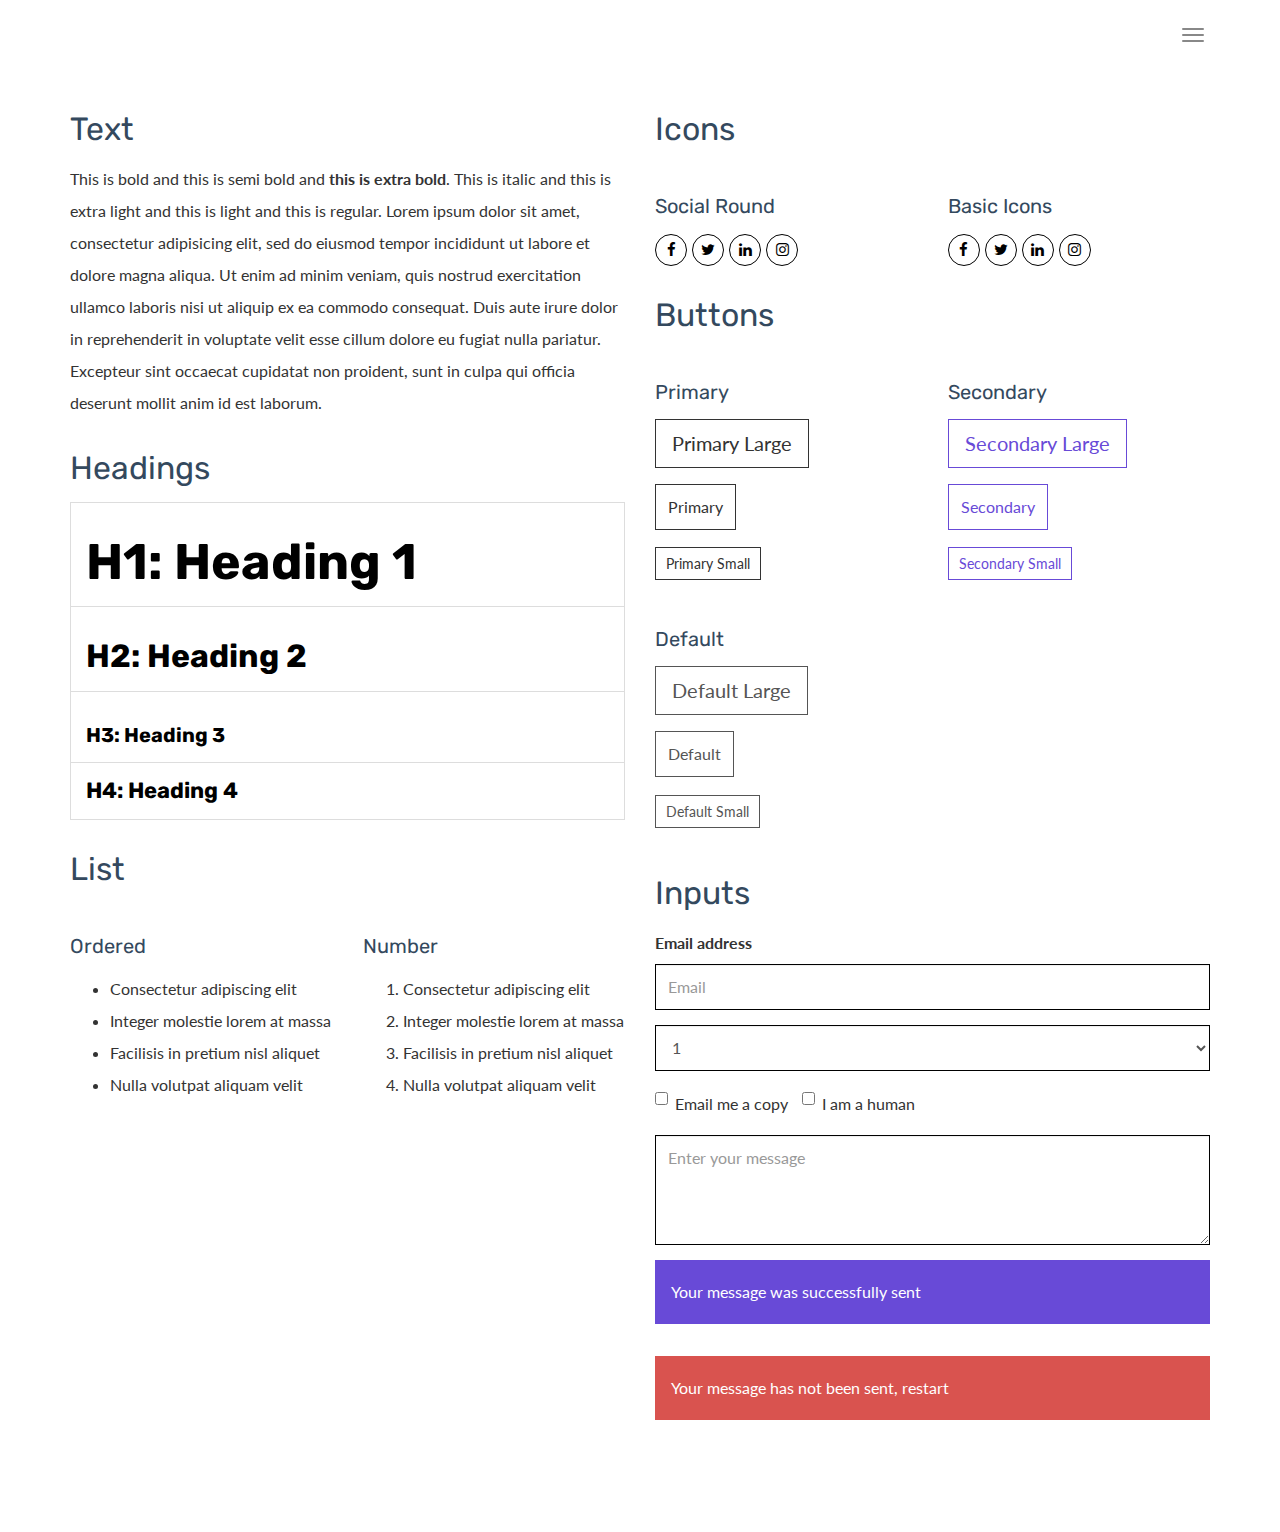
<file: components.html>
<!DOCTYPE html>
<html lang="en">

<head>
  <meta charset="UTF-8">
  <meta content="IE=edge" http-equiv="X-UA-Compatible">
  <meta content="width=device-width,initial-scale=1" name="viewport">
  <meta content="description" name="description">
  <meta name="google" content="notranslate" />
  <meta content="Mashup templates have been developped by Orson.io team" name="author">

  <!-- Disable tap highlight on IE -->
  <meta name="msapplication-tap-highlight" content="no">

  <link rel="apple-touch-icon" sizes="180x180" href="./assets/apple-icon-180x180.png">
  <link href="./assets/favicon.ico" rel="icon">

  <title>Title page</title>

  <link href="./main.3da94fde.css" rel="stylesheet">
</head>

<body>

  <!-- Add your content of header -->

  <header>
    <nav class="navbar navbar-fixed-top navbar-default">
      <div class="container">
        <button type="button" class="navbar-toggle">
          <span class="sr-only">Toggle navigation</span>
          <span class="icon-bar"></span>
          <span class="icon-bar"></span>
          <span class="icon-bar"></span>
        </button>

        <nav class="navbar-fullscreen" id="navbar-middle">
          <button type="button" class="close" aria-label="Close"><span aria-hidden="true">&times;</span></button>
          <ul class="navbar-fullscreen-links">
            <li><a href="./index.html" title="">Home</a></li>
            <li><a href="./project.html" title="">Project</a></li>
            <li><a href="./about.html" title="">About me</a></li>
          </ul>

          <div class="footer-container">

            <p><small>© Untitled | Website created with <a href="http://www.mashup-template.com/"
                  title="Create website with free html template">Mashup Template</a>/<a href="https://www.unsplash.com/"
                  title="Beautiful Free Images">Unsplash</a></small></p>
            <p class="footer-share-icons">
              <a href="https://www.twitter.com" class="fa-icon" title="">
                <i class="fa fa-twitter" aria-hidden="true"></i>
              </a>
              <a href="https://www.linkedin.com" class="fa-icon" title="">
                <i class="fa fa-instagram" aria-hidden="true"></i>
              </a>
              <a href="https://www.behance.com" class="fa-icon" title="">
                <i class="fa fa-behance" aria-hidden="true"></i>
              </a>
              <a href="https://www.vimeo.com" class="fa-icon" title="">
                <i class="fa fa-vimeo" aria-hidden="true"></i>
              </a>
            </p>

          </div>


        </nav>

      </div>
    </nav>
  </header>

  <div class="section-container">
    <!-- Add your site or app content here -->
    <div class="container">
      <div class="row">
        <div class="col-xs-12 col-md-6">

          <div class="template-example">
            <h2 class="template-title-example">Text</h2>
            <p>This is bold and this is semi bold and <b>this is extra bold</b>. This is italic and this is extra light
              and this is light
              and this is regular. Lorem ipsum dolor sit amet, consectetur adipisicing elit, sed do eiusmod
              tempor incididunt ut labore et dolore magna aliqua. Ut enim ad minim veniam,
              quis nostrud exercitation ullamco laboris nisi ut aliquip ex ea commodo
              consequat. Duis aute irure dolor in <a href="" title="">reprehenderit</a> in voluptate velit esse
              cillum dolore eu fugiat nulla pariatur. Excepteur sint occaecat cupidatat non
              proident, sunt in culpa qui officia deserunt mollit anim id est laborum.
            </p>
          </div>

          <div class="template-example">
            <h2 class="template-title-example">Headings</h2>

            <table class="table table-bordered">
              <tr>
                <td>
                  <h1>H1: Heading 1</h1>
                </td>
              </tr>
              <tr>
                <td>
                  <h2>H2: Heading 2</h2>
                </td>
              </tr>
              <tr>
                <td>
                  <h3>H3: Heading 3</h3>
                </td>
              </tr>
              <tr>
                <td>
                  <h4>H4: Heading 4</h4>
                </td>
              </tr>
            </table>
          </div>

          <div class="template-example">
            <h2 class="template-title-example">List</h2>
            <div class="row">
              <div class="col-md-6">
                <h3 class="template-title-example">Ordered</h3>
                <ul>
                  <li>Consectetur adipiscing elit</li>
                  <li>Integer molestie lorem at massa</li>
                  <li>Facilisis in pretium nisl aliquet</li>
                  <li>Nulla volutpat aliquam velit</li>
                </ul>
              </div>
              <div class="col-md-6">
                <h3 class="template-title-example">Number</h3>
                <ol>
                  <li>Consectetur adipiscing elit</li>
                  <li>Integer molestie lorem at massa</li>
                  <li>Facilisis in pretium nisl aliquet</li>
                  <li>Nulla volutpat aliquam velit</li>
                </ol>
              </div>
            </div>
          </div>


        </div>

        <div class="col-xs-12 col-md-6">
          <div class="template-example">
            <h2 class="template-title-example">Icons</h2>

            <div class="row">
              <div class="col-md-6">
                <h3 class="template-title-example">Social Round</h2>
                  <ul class="list-icons">
                    <li>
                      <a href="" class="social-round-icon fa-icon">
                        <i class="fa fa-facebook"></i>
                      </a>
                    </li>
                    <li>
                      <a href="" class="social-round-icon fa-icon">
                        <i class="fa fa-twitter"></i>
                      </a>
                    </li>
                    <li>
                      <a href="" class="social-round-icon fa-icon">
                        <i class="fa fa-linkedin"></i>
                      </a>
                    </li>
                    <li>
                      <a href="" class="social-round-icon fa-icon">
                        <i class="fa fa-instagram"></i>
                      </a>
                    </li>
                  </ul>
              </div>
              <div class="col-md-6">
                <h3 class="template-title-example">Basic Icons</h2>
                  <ul class="list-icons">
                    <li>
                      <span class="fa-icon">
                        <i class="fa fa-facebook"></i>
                      </span>
                    </li>
                    <li>
                      <span class="fa-icon">
                        <i class="fa fa-twitter"></i>
                      </span>
                    </li>
                    <li>
                      <span class="fa-icon">
                        <i class="fa fa-linkedin"></i>
                      </span>
                    </li>
                    <li>
                      <span class="fa-icon">
                        <i class="fa fa-instagram"></i>
                      </span>
                    </li>
                  </ul>
              </div>

            </div>





          </div>

          <div class="template-example">
            <h2 class="template-title-example">Buttons</h2>
            <div class="row">
              <div class="col-md-6">
                <h3 class="template-title-example">Primary</h2>
                  <div class="row">
                    <div class="col-md-6">
                      <p><a href="" class="btn btn-primary btn-lg">Primary Large</a></p>
                      <p><a href="" class="btn btn-primary">Primary </a></p>
                      <p><a href="" class="btn btn-primary btn-sm">Primary Small</a></p>
                    </div>
                  </div>

                  <h3 class="template-title-example">Default</h2>
                    <div class="row">
                      <div class="col-md-6">
                        <p><a href="" class="btn btn-default btn-lg">Default Large</a></p>
                        <p><a href="" class="btn btn-default">Default </a></p>
                        <p><a href="" class="btn btn-default btn-sm">Default Small</a></p>
                      </div>
                    </div>

              </div>

              <div class="col-md-6">
                <h3 class="template-title-example">Secondary</h2>
                  <div class="row">
                    <div class="col-md-6">
                      <p><a href="" class="btn btn-info btn-lg">Secondary Large</a></p>
                      <p><a href="" class="btn btn-info">Secondary </a></p>
                      <p><a href="" class="btn btn-info btn-sm">Secondary Small</a></p>
                    </div>
                  </div>
              </div>
            </div>
          </div>

          <div class="template-example">
            <h2 class="template-title-example">Inputs</h2>

            <div class="form-group">
              <label for="exampleInputEmail1">Email address</label>
              <input type="email" class="form-control" id="exampleInputEmail1" placeholder="Email">
            </div>

            <div class="form-group">
              <select class="form-control">
                <option>1</option>
                <option>2</option>
                <option>3</option>
                <option>4</option>
                <option>5</option>
              </select>
            </div>

            <div class="form-group">
              <label class="checkbox-inline">
                <input type="checkbox" id="inlineCheckbox1" value="option1"> Email me a copy
              </label>
              <label class="checkbox-inline">
                <input type="checkbox" id="inlineCheckbox2" value="option2"> I am a human
              </label>
            </div>

            <div class="form-group">
              <textarea class="form-control" rows="3" placeholder="Enter your message"></textarea>
            </div>

            <div class="alert alert-success" role="alert">Your message was successfully sent</div>
            <div class="alert alert-danger" role="alert">Your message has not been sent, restart</div>
          </div>




        </div>
      </div>
    </div>

  </div>




  <script>
    document.addEventListener("DOMContentLoaded", function (event) {
      navbarToggleSidebar();
      closeMenuBeforeGoingToPage();
      navActivePage();
    });
  </script>
  <script type="text/javascript" src="./main.4c6e144e.js"></script>
</body>

</html>
</file>
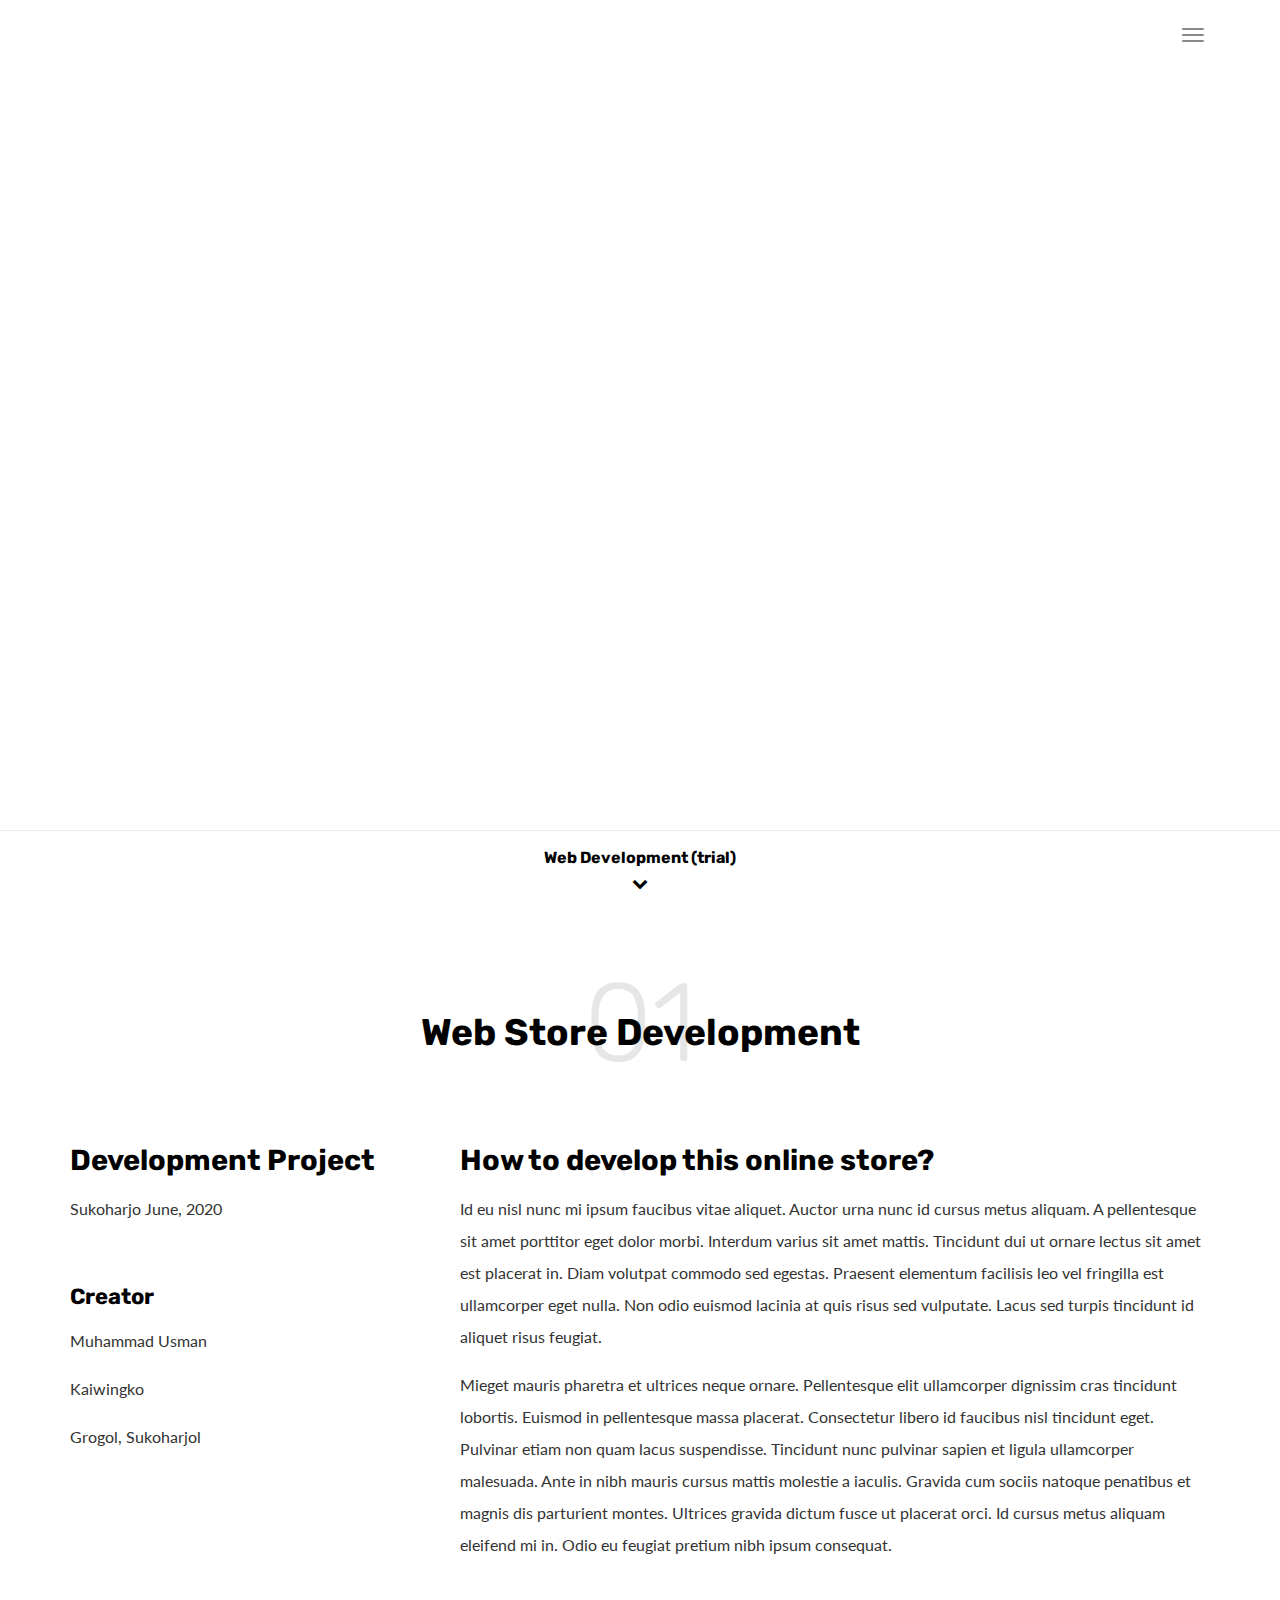
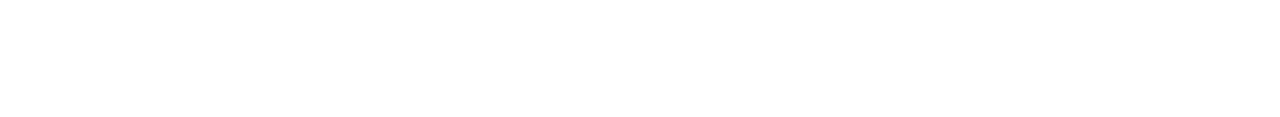
<file: project.html>
<!DOCTYPE html>
<html lang="en">

<head>
  <meta charset="UTF-8">
  <meta content="IE=edge" http-equiv="X-UA-Compatible">
  <meta content="width=device-width,initial-scale=1" name="viewport">
  <meta content="description" name="description">
  <meta name="google" content="notranslate" />
  <meta content="Mashup templates have been developped by Orson.io team" name="author">

  <!-- Disable tap highlight on IE -->
  <meta name="msapplication-tap-highlight" content="no">

  <link rel="apple-touch-icon" sizes="180x180" href="./assets/apple-icon-180x180.png">
  <link href="./assets/favicon.ico" rel="icon">

  <title>Title page</title>

  <link href="./main.3da94fde.css" rel="stylesheet">
</head>

<body>

  <!-- Add your content of header -->

  <header>
    <nav class="navbar navbar-fixed-top navbar-default">
      <div class="container">
        <button type="button" class="navbar-toggle">
          <span class="sr-only">Toggle navigation</span>
          <span class="icon-bar"></span>
          <span class="icon-bar"></span>
          <span class="icon-bar"></span>
        </button>

        <nav class="navbar-fullscreen" id="navbar-middle">
          <button type="button" class="close" aria-label="Close"><span aria-hidden="true">&times;</span></button>
          <ul class="navbar-fullscreen-links">
            <li><a href="./index.html" title="">Home</a></li>
            <li><a href="./project.html" title="">My Recent Work</a></li>
            <li><a href="./about.html" title="">Contact</a></li>
          </ul>


          <div class="footer-container">

            <p><small>© Portfolios | Website created by <a href="http://www.instagram.com/usmanwahyu"
                  title="Connect to Instagram">Muhammad Usman</a></small></p>

          </div>


        </nav>

      </div>
    </nav>
  </header>

  <!--  ./assets/images/img-08.jpg -->
  <div class="hero-full-container background-image-container white-text-container"
    style="background-image:url('https://images.unsplash.com/photo-1484417894907-623942c8ee29?ixlib=rb-1.2.1&ixid=eyJhcHBfaWQiOjEyMDd9&auto=format&fit=crop&w=500&q=60')">
    <div class="container">
      <div class="row">
        <div class="col-xs-12">
          <div class="hero-full-wrapper">
            <div class="text-content  text-center">
            </div>
          </div>
        </div>
      </div>
    </div>
  </div>

  <div class="section-container">
    <div class="container">
      <div class="row">
        <div class="col-xs-12">
          <div class="text-center section-container-spacer">
            <h2 class="with-project-number"><span class="project-number">01</span>Web Store Development</h2>
          </div>
          <div class="row section-container-spacer">
            <div class="col-md-4">
              <div class="section-container-spacer">
                <h3>Development Project</h3>
                <p>Sukoharjo June, 2020</p>
              </div>

              <h4>Creator</h4>

              <ul class="list-unstyled">
                <li>Muhammad Usman</li>
              </ul>


              <p>Kaiwingko</p>
              <p>Grogol, Sukoharjol</p>
            </div>
            <div class="col-md-8">
              <h3>How to develop this online store?</h3>
              <p>Id eu nisl nunc mi ipsum faucibus vitae aliquet. Auctor urna nunc id cursus metus aliquam. A
                pellentesque sit amet
                porttitor eget dolor morbi. Interdum varius sit amet mattis. Tincidunt dui ut ornare lectus sit amet est
                placerat
                in. Diam volutpat commodo sed egestas. Praesent elementum facilisis leo vel fringilla est ullamcorper
                eget nulla.
                Non odio euismod lacinia at quis risus sed vulputate. Lacus sed turpis tincidunt id aliquet risus
                feugiat.</p>
              <p> Mieget mauris pharetra et ultrices neque ornare. Pellentesque elit ullamcorper dignissim cras
                tincidunt lobortis.
                Euismod in pellentesque massa placerat. Consectetur libero id faucibus nisl tincidunt eget. Pulvinar
                etiam non
                quam lacus suspendisse. Tincidunt nunc pulvinar sapien et ligula ullamcorper malesuada. Ante in nibh
                mauris cursus
                mattis molestie a iaculis. Gravida cum sociis natoque penatibus et magnis dis parturient montes.
                Ultrices gravida
                dictum fusce ut placerat orci. Id cursus metus aliquam eleifend mi in. Odio eu feugiat pretium nibh
                ipsum consequat.
              </p>
            </div>
          </div>

        </div>
      </div>
    </div>
  </div>

  <div class="navbar navbar-default navbar-fixed-bottom">
    <div class="container">
      <div class="row">
        <div class="col-xs-12 text-center">
          <p class="h5 navbar-text">Web Development (trial)<i class="fa fa-chevron-down arrow-down"
              aria-hidden="true"></i>
          </p>
        </div>
      </div>
    </div>
  </div>





  <script>
    document.addEventListener("DOMContentLoaded", function (event) {
      navbarToggleSidebar();
      closeMenuBeforeGoingToPage();
      navActivePage();
    });
  </script>
  <script type="text/javascript" src="./main.4c6e144e.js"></script>
</body>

</html>
</file>
<file: main.3da94fde.css>
@import url(https://fonts.googleapis.com/css?family=Lato:300,700|Rubik:400,700);
@import url(https://maxcdn.bootstrapcdn.com/font-awesome/4.7.0/css/font-awesome.min.css);

/*!
 * Bootstrap v3.3.7 (http://getbootstrap.com)
 * Copyright 2011-2016 Twitter, Inc.
 * Licensed under MIT (https://github.com/twbs/bootstrap/blob/master/LICENSE)
 */
/*! normalize.css v3.0.3 | MIT License | github.com/necolas/normalize.css */
html {
    font-family: sans-serif;
    -ms-text-size-adjust: 100%;
    -webkit-text-size-adjust: 100%
}

body {
    margin: 0
}

article,
aside,
details,
figcaption,
figure,
footer,
header,
hgroup,
main,
menu,
nav,
section,
summary {
    display: block
}

audio,
canvas,
progress,
video {
    display: inline-block;
    vertical-align: baseline
}

audio:not([controls]) {
    display: none;
    height: 0
}

[hidden],
template {
    display: none
}

a {
    background-color: transparent
}

a:active,
a:hover {
    outline: 0
}

abbr[title] {
    border-bottom: 1px dotted
}

b,
strong {
    font-weight: 700
}

dfn {
    font-style: italic
}

h1 {
    font-size: 2em;
    margin: .67em 0
}

mark {
    background: #ff0;
    color: #000
}

small {
    font-size: 80%
}

sub,
sup {
    font-size: 75%;
    line-height: 0;
    position: relative;
    vertical-align: baseline
}

sup {
    top: -.5em
}

sub {
    bottom: -.25em
}

img {
    border: 0
}

svg:not(:root) {
    overflow: hidden
}

figure {
    margin: 1em 40px
}

hr {
    box-sizing: content-box;
    height: 0
}

pre {
    overflow: auto
}

code,
kbd,
pre,
samp {
    font-family: monospace, monospace;
    font-size: 1em
}

button,
input,
optgroup,
select,
textarea {
    color: inherit;
    font: inherit;
    margin: 0
}

button {
    overflow: visible
}

button,
select {
    text-transform: none
}

button,
html input[type=button],
input[type=reset],
input[type=submit] {
    -webkit-appearance: button;
    cursor: pointer
}

button[disabled],
html input[disabled] {
    cursor: default
}

button::-moz-focus-inner,
input::-moz-focus-inner {
    border: 0;
    padding: 0
}

input {
    line-height: normal
}

input[type=checkbox],
input[type=radio] {
    box-sizing: border-box;
    padding: 0
}

input[type=number]::-webkit-inner-spin-button,
input[type=number]::-webkit-outer-spin-button {
    height: auto
}

input[type=search] {
    -webkit-appearance: textfield;
    box-sizing: content-box
}

input[type=search]::-webkit-search-cancel-button,
input[type=search]::-webkit-search-decoration {
    -webkit-appearance: none
}

fieldset {
    border: 1px solid silver;
    margin: 0 2px;
    padding: .35em .625em .75em
}

textarea {
    overflow: auto
}

optgroup {
    font-weight: 700
}

table {
    border-collapse: collapse;
    border-spacing: 0
}

td,
th {
    padding: 0
}

/*! Source: https://github.com/h5bp/html5-boilerplate/blob/master/src/css/main.css */
@media print {

    *,
    :after,
    :before {
        background: transparent !important;
        color: #000 !important;
        box-shadow: none !important;
        text-shadow: none !important
    }

    a,
    a:visited {
        text-decoration: underline
    }

    a[href]:after {
        content: " ("attr(href) ")"
    }

    abbr[title]:after {
        content: " ("attr(title) ")"
    }

    a[href^="#"]:after,
    a[href^="javascript:"]:after {
        content: ""
    }

    blockquote,
    pre {
        border: 1px solid #999;
        page-break-inside: avoid
    }

    thead {
        display: table-header-group
    }

    img,
    tr {
        page-break-inside: avoid
    }

    img {
        max-width: 100% !important
    }

    h2,
    h3,
    p {
        orphans: 3;
        widows: 3
    }

    h2,
    h3 {
        page-break-after: avoid
    }

    .navbar {
        display: none
    }

    .btn>.caret,
    .dropup>.btn>.caret {
        border-top-color: #000 !important
    }

    .label {
        border: 1px solid #000
    }

    .table {
        border-collapse: collapse !important
    }

    .table td,
    .table th {
        background-color: #fff !important
    }

    .table-bordered td,
    .table-bordered th {
        border: 1px solid #ddd !important
    }
}

*,
:after,
:before {
    -webkit-box-sizing: border-box;
    -moz-box-sizing: border-box;
    box-sizing: border-box
}

html {
    font-size: 10px;
    -webkit-tap-highlight-color: transparent
}

body {
    font-family: Lato, Helvetica, Arial, sans-serif;
    font-size: 16px;
    line-height: 2;
    color: #333;
    background-color: #fff
}

button,
input,
select,
textarea {
    font-family: inherit;
    font-size: inherit;
    line-height: inherit
}

a {
    color: #333;
    text-decoration: none
}

a:focus,
a:hover {
    color: #0d0d0d;
    text-decoration: underline
}

a:focus {
    outline: 5px auto -webkit-focus-ring-color;
    outline-offset: -2px
}

figure {
    margin: 0
}

img {
    vertical-align: middle
}

.img-responsive {
    display: block;
    max-width: 100%;
    height: auto
}

.img-rounded {
    border-radius: 0
}

.img-thumbnail {
    padding: 4px;
    line-height: 2;
    background-color: #fff;
    border: 1px solid #ddd;
    border-radius: 0;
    -webkit-transition: all .2s ease-in-out;
    -o-transition: all .2s ease-in-out;
    transition: all .2s ease-in-out;
    display: inline-block;
    max-width: 100%;
    height: auto
}

.img-circle {
    border-radius: 50%
}

hr {
    margin-top: 32px;
    margin-bottom: 32px;
    border: 0;
    border-top: 1px solid #eee
}

.sr-only {
    position: absolute;
    width: 1px;
    height: 1px;
    margin: -1px;
    padding: 0;
    overflow: hidden;
    clip: rect(0, 0, 0, 0);
    border: 0
}

.sr-only-focusable:active,
.sr-only-focusable:focus {
    position: static;
    width: auto;
    height: auto;
    margin: 0;
    overflow: visible;
    clip: auto
}

[role=button] {
    cursor: pointer
}

.h1,
.h2,
.h3,
.h4,
.h5,
.h6,
h1,
h2,
h3,
h4,
h5,
h6 {
    font-family: Rubik, Helvetica, Arial, sans-serif;
    font-weight: 700;
    line-height: 1.1;
    color: #000
}

.h1 .small,
.h1 small,
.h2 .small,
.h2 small,
.h3 .small,
.h3 small,
.h4 .small,
.h4 small,
.h5 .small,
.h5 small,
.h6 .small,
.h6 small,
h1 .small,
h1 small,
h2 .small,
h2 small,
h3 .small,
h3 small,
h4 .small,
h4 small,
h5 .small,
h5 small,
h6 .small,
h6 small {
    font-weight: 400;
    line-height: 1;
    color: #777
}

.h1,
.h2,
.h3,
h1,
h2,
h3 {
    margin-top: 32px;
    margin-bottom: 16px
}

.h1 .small,
.h1 small,
.h2 .small,
.h2 small,
.h3 .small,
.h3 small,
h1 .small,
h1 small,
h2 .small,
h2 small,
h3 .small,
h3 small {
    font-size: 65%
}

.h4,
.h5,
.h6,
h4,
h5,
h6 {
    margin-top: 16px;
    margin-bottom: 16px
}

.h4 .small,
.h4 small,
.h5 .small,
.h5 small,
.h6 .small,
.h6 small,
h4 .small,
h4 small,
h5 .small,
h5 small,
h6 .small,
h6 small {
    font-size: 75%
}

.h1,
h1 {
    font-size: 50px
}

.h2,
h2 {
    font-size: 37px
}

.h3,
h3 {
    font-size: 29px
}

.h4,
h4 {
    font-size: 22px
}

.h5,
h5 {
    font-size: 16px
}

.h6,
h6 {
    font-size: 14px
}

p {
    margin: 0 0 16px
}

.lead {
    margin-bottom: 32px;
    font-size: 18px;
    font-weight: 300;
    line-height: 1.4
}

@media (min-width:768px) {
    .lead {
        font-size: 24px
    }
}

.small,
small {
    font-size: 87%
}

.mark,
mark {
    background-color: #fcf8e3;
    padding: .2em
}

.text-left {
    text-align: left
}

.text-right {
    text-align: right
}

.text-center {
    text-align: center
}

.text-justify {
    text-align: justify
}

.text-nowrap {
    white-space: nowrap
}

.text-lowercase {
    text-transform: lowercase
}

.initialism,
.text-uppercase {
    text-transform: uppercase
}

.text-capitalize {
    text-transform: capitalize
}

.text-muted {
    color: #777
}

.text-primary {
    color: #333
}

a.text-primary:focus,
a.text-primary:hover {
    color: #1a1a1a
}

.text-success {
    color: #fff
}

a.text-success:focus,
a.text-success:hover {
    color: #e6e6e6
}

.text-info {
    color: #31708f
}

a.text-info:focus,
a.text-info:hover {
    color: #245269
}

.text-warning {
    color: #8a6d3b
}

a.text-warning:focus,
a.text-warning:hover {
    color: #66512c
}

.text-danger {
    color: #fff
}

a.text-danger:focus,
a.text-danger:hover {
    color: #e6e6e6
}

.bg-primary {
    color: #fff;
    background-color: #333
}

a.bg-primary:focus,
a.bg-primary:hover {
    background-color: #1a1a1a
}

.bg-success {
    background-color: #684ad7
}

a.bg-success:focus,
a.bg-success:hover {
    background-color: #4b2bc3
}

.bg-info {
    background-color: #d9edf7
}

a.bg-info:focus,
a.bg-info:hover {
    background-color: #afd9ee
}

.bg-warning {
    background-color: #fcf8e3
}

a.bg-warning:focus,
a.bg-warning:hover {
    background-color: #f7ecb5
}

.bg-danger {
    background-color: #d9534f
}

a.bg-danger:focus,
a.bg-danger:hover {
    background-color: #c9302c
}

.page-header {
    padding-bottom: 15px;
    margin: 64px 0 32px;
    border-bottom: 1px solid #eee
}

ol,
ul {
    margin-top: 0;
    margin-bottom: 16px
}

ol ol,
ol ul,
ul ol,
ul ul {
    margin-bottom: 0
}

.list-inline,
.list-unstyled {
    padding-left: 0;
    list-style: none
}

.list-inline {
    margin-left: -5px
}

.list-inline>li {
    display: inline-block;
    padding-left: 5px;
    padding-right: 5px
}

dl {
    margin-top: 0;
    margin-bottom: 32px
}

dd,
dt {
    line-height: 2
}

dt {
    font-weight: 700
}

dd {
    margin-left: 0
}

.dl-horizontal dd:after,
.dl-horizontal dd:before {
    content: " ";
    display: table
}

.dl-horizontal dd:after {
    clear: both
}

@media (min-width:768px) {
    .dl-horizontal dt {
        float: left;
        width: 160px;
        clear: left;
        text-align: right;
        overflow: hidden;
        text-overflow: ellipsis;
        white-space: nowrap
    }

    .dl-horizontal dd {
        margin-left: 180px
    }
}

abbr[data-original-title],
abbr[title] {
    cursor: help;
    border-bottom: 1px dotted #777
}

.initialism {
    font-size: 90%
}

blockquote {
    padding: 16px 32px;
    margin: 0 0 32px;
    font-size: 20px;
    border-left: 5px solid #eee
}

blockquote ol:last-child,
blockquote p:last-child,
blockquote ul:last-child {
    margin-bottom: 0
}

blockquote .small,
blockquote footer,
blockquote small {
    display: block;
    font-size: 80%;
    line-height: 2;
    color: #777
}

blockquote .small:before,
blockquote footer:before,
blockquote small:before {
    content: "\2014   \A0"
}

.blockquote-reverse,
blockquote.pull-right {
    padding-right: 15px;
    padding-left: 0;
    border-right: 5px solid #eee;
    border-left: 0;
    text-align: right
}

.blockquote-reverse .small:before,
.blockquote-reverse footer:before,
.blockquote-reverse small:before,
blockquote.pull-right .small:before,
blockquote.pull-right footer:before,
blockquote.pull-right small:before {
    content: ""
}

.blockquote-reverse .small:after,
.blockquote-reverse footer:after,
.blockquote-reverse small:after,
blockquote.pull-right .small:after,
blockquote.pull-right footer:after,
blockquote.pull-right small:after {
    content: "\A0   \2014"
}

address {
    margin-bottom: 32px;
    font-style: normal;
    line-height: 2
}

code,
kbd,
pre,
samp {
    font-family: Menlo, Monaco, Consolas, Courier New, monospace
}

code {
    color: #c7254e;
    background-color: #f9f2f4
}

code,
kbd {
    padding: 2px 4px;
    font-size: 90%;
    border-radius: 0
}

kbd {
    color: #fff;
    background-color: #333;
    box-shadow: inset 0 -1px 0 rgba(0, 0, 0, .25)
}

kbd kbd {
    padding: 0;
    font-size: 100%;
    font-weight: 700;
    box-shadow: none
}

pre {
    display: block;
    padding: 15.5px;
    margin: 0 0 16px;
    font-size: 15px;
    line-height: 2;
    word-break: break-all;
    word-wrap: break-word;
    color: #333;
    background-color: #f5f5f5;
    border: 1px solid #ccc;
    border-radius: 0
}

pre code {
    padding: 0;
    font-size: inherit;
    color: inherit;
    white-space: pre-wrap;
    background-color: transparent;
    border-radius: 0
}

.pre-scrollable {
    max-height: 340px;
    overflow-y: scroll
}

.container {
    margin-right: auto;
    margin-left: auto;
    padding-left: 15px;
    padding-right: 15px
}

.container:after,
.container:before {
    content: " ";
    display: table
}

.container:after {
    clear: both
}

@media (min-width:768px) {
    .container {
        width: 750px
    }
}

@media (min-width:992px) {
    .container {
        width: 970px
    }
}

@media (min-width:1200px) {
    .container {
        width: 1170px
    }
}

.container-fluid {
    margin-right: auto;
    margin-left: auto;
    padding-left: 15px;
    padding-right: 15px
}

.container-fluid:after,
.container-fluid:before {
    content: " ";
    display: table
}

.container-fluid:after {
    clear: both
}

.row {
    margin-left: -15px;
    margin-right: -15px
}

.row:after,
.row:before {
    content: " ";
    display: table
}

.row:after {
    clear: both
}

.col-lg-1,
.col-lg-2,
.col-lg-3,
.col-lg-4,
.col-lg-5,
.col-lg-6,
.col-lg-7,
.col-lg-8,
.col-lg-9,
.col-lg-10,
.col-lg-11,
.col-lg-12,
.col-md-1,
.col-md-2,
.col-md-3,
.col-md-4,
.col-md-5,
.col-md-6,
.col-md-7,
.col-md-8,
.col-md-9,
.col-md-10,
.col-md-11,
.col-md-12,
.col-sm-1,
.col-sm-2,
.col-sm-3,
.col-sm-4,
.col-sm-5,
.col-sm-6,
.col-sm-7,
.col-sm-8,
.col-sm-9,
.col-sm-10,
.col-sm-11,
.col-sm-12,
.col-xs-1,
.col-xs-2,
.col-xs-3,
.col-xs-4,
.col-xs-5,
.col-xs-6,
.col-xs-7,
.col-xs-8,
.col-xs-9,
.col-xs-10,
.col-xs-11,
.col-xs-12 {
    position: relative;
    min-height: 1px;
    padding-left: 15px;
    padding-right: 15px
}

.col-xs-1,
.col-xs-2,
.col-xs-3,
.col-xs-4,
.col-xs-5,
.col-xs-6,
.col-xs-7,
.col-xs-8,
.col-xs-9,
.col-xs-10,
.col-xs-11,
.col-xs-12 {
    float: left
}

.col-xs-1 {
    width: 8.33333%
}

.col-xs-2 {
    width: 16.66667%
}

.col-xs-3 {
    width: 25%
}

.col-xs-4 {
    width: 33.33333%
}

.col-xs-5 {
    width: 41.66667%
}

.col-xs-6 {
    width: 50%
}

.col-xs-7 {
    width: 58.33333%
}

.col-xs-8 {
    width: 66.66667%
}

.col-xs-9 {
    width: 75%
}

.col-xs-10 {
    width: 83.33333%
}

.col-xs-11 {
    width: 91.66667%
}

.col-xs-12 {
    width: 100%
}

.col-xs-pull-0 {
    right: auto
}

.col-xs-pull-1 {
    right: 8.33333%
}

.col-xs-pull-2 {
    right: 16.66667%
}

.col-xs-pull-3 {
    right: 25%
}

.col-xs-pull-4 {
    right: 33.33333%
}

.col-xs-pull-5 {
    right: 41.66667%
}

.col-xs-pull-6 {
    right: 50%
}

.col-xs-pull-7 {
    right: 58.33333%
}

.col-xs-pull-8 {
    right: 66.66667%
}

.col-xs-pull-9 {
    right: 75%
}

.col-xs-pull-10 {
    right: 83.33333%
}

.col-xs-pull-11 {
    right: 91.66667%
}

.col-xs-pull-12 {
    right: 100%
}

.col-xs-push-0 {
    left: auto
}

.col-xs-push-1 {
    left: 8.33333%
}

.col-xs-push-2 {
    left: 16.66667%
}

.col-xs-push-3 {
    left: 25%
}

.col-xs-push-4 {
    left: 33.33333%
}

.col-xs-push-5 {
    left: 41.66667%
}

.col-xs-push-6 {
    left: 50%
}

.col-xs-push-7 {
    left: 58.33333%
}

.col-xs-push-8 {
    left: 66.66667%
}

.col-xs-push-9 {
    left: 75%
}

.col-xs-push-10 {
    left: 83.33333%
}

.col-xs-push-11 {
    left: 91.66667%
}

.col-xs-push-12 {
    left: 100%
}

.col-xs-offset-0 {
    margin-left: 0
}

.col-xs-offset-1 {
    margin-left: 8.33333%
}

.col-xs-offset-2 {
    margin-left: 16.66667%
}

.col-xs-offset-3 {
    margin-left: 25%
}

.col-xs-offset-4 {
    margin-left: 33.33333%
}

.col-xs-offset-5 {
    margin-left: 41.66667%
}

.col-xs-offset-6 {
    margin-left: 50%
}

.col-xs-offset-7 {
    margin-left: 58.33333%
}

.col-xs-offset-8 {
    margin-left: 66.66667%
}

.col-xs-offset-9 {
    margin-left: 75%
}

.col-xs-offset-10 {
    margin-left: 83.33333%
}

.col-xs-offset-11 {
    margin-left: 91.66667%
}

.col-xs-offset-12 {
    margin-left: 100%
}

@media (min-width:768px) {

    .col-sm-1,
    .col-sm-2,
    .col-sm-3,
    .col-sm-4,
    .col-sm-5,
    .col-sm-6,
    .col-sm-7,
    .col-sm-8,
    .col-sm-9,
    .col-sm-10,
    .col-sm-11,
    .col-sm-12 {
        float: left
    }

    .col-sm-1 {
        width: 8.33333%
    }

    .col-sm-2 {
        width: 16.66667%
    }

    .col-sm-3 {
        width: 25%
    }

    .col-sm-4 {
        width: 33.33333%
    }

    .col-sm-5 {
        width: 41.66667%
    }

    .col-sm-6 {
        width: 50%
    }

    .col-sm-7 {
        width: 58.33333%
    }

    .col-sm-8 {
        width: 66.66667%
    }

    .col-sm-9 {
        width: 75%
    }

    .col-sm-10 {
        width: 83.33333%
    }

    .col-sm-11 {
        width: 91.66667%
    }

    .col-sm-12 {
        width: 100%
    }

    .col-sm-pull-0 {
        right: auto
    }

    .col-sm-pull-1 {
        right: 8.33333%
    }

    .col-sm-pull-2 {
        right: 16.66667%
    }

    .col-sm-pull-3 {
        right: 25%
    }

    .col-sm-pull-4 {
        right: 33.33333%
    }

    .col-sm-pull-5 {
        right: 41.66667%
    }

    .col-sm-pull-6 {
        right: 50%
    }

    .col-sm-pull-7 {
        right: 58.33333%
    }

    .col-sm-pull-8 {
        right: 66.66667%
    }

    .col-sm-pull-9 {
        right: 75%
    }

    .col-sm-pull-10 {
        right: 83.33333%
    }

    .col-sm-pull-11 {
        right: 91.66667%
    }

    .col-sm-pull-12 {
        right: 100%
    }

    .col-sm-push-0 {
        left: auto
    }

    .col-sm-push-1 {
        left: 8.33333%
    }

    .col-sm-push-2 {
        left: 16.66667%
    }

    .col-sm-push-3 {
        left: 25%
    }

    .col-sm-push-4 {
        left: 33.33333%
    }

    .col-sm-push-5 {
        left: 41.66667%
    }

    .col-sm-push-6 {
        left: 50%
    }

    .col-sm-push-7 {
        left: 58.33333%
    }

    .col-sm-push-8 {
        left: 66.66667%
    }

    .col-sm-push-9 {
        left: 75%
    }

    .col-sm-push-10 {
        left: 83.33333%
    }

    .col-sm-push-11 {
        left: 91.66667%
    }

    .col-sm-push-12 {
        left: 100%
    }

    .col-sm-offset-0 {
        margin-left: 0
    }

    .col-sm-offset-1 {
        margin-left: 8.33333%
    }

    .col-sm-offset-2 {
        margin-left: 16.66667%
    }

    .col-sm-offset-3 {
        margin-left: 25%
    }

    .col-sm-offset-4 {
        margin-left: 33.33333%
    }

    .col-sm-offset-5 {
        margin-left: 41.66667%
    }

    .col-sm-offset-6 {
        margin-left: 50%
    }

    .col-sm-offset-7 {
        margin-left: 58.33333%
    }

    .col-sm-offset-8 {
        margin-left: 66.66667%
    }

    .col-sm-offset-9 {
        margin-left: 75%
    }

    .col-sm-offset-10 {
        margin-left: 83.33333%
    }

    .col-sm-offset-11 {
        margin-left: 91.66667%
    }

    .col-sm-offset-12 {
        margin-left: 100%
    }
}

@media (min-width:992px) {

    .col-md-1,
    .col-md-2,
    .col-md-3,
    .col-md-4,
    .col-md-5,
    .col-md-6,
    .col-md-7,
    .col-md-8,
    .col-md-9,
    .col-md-10,
    .col-md-11,
    .col-md-12 {
        float: left
    }

    .col-md-1 {
        width: 8.33333%
    }

    .col-md-2 {
        width: 16.66667%
    }

    .col-md-3 {
        width: 25%
    }

    .col-md-4 {
        width: 33.33333%
    }

    .col-md-5 {
        width: 41.66667%
    }

    .col-md-6 {
        width: 50%
    }

    .col-md-7 {
        width: 58.33333%
    }

    .col-md-8 {
        width: 66.66667%
    }

    .col-md-9 {
        width: 75%
    }

    .col-md-10 {
        width: 83.33333%
    }

    .col-md-11 {
        width: 91.66667%
    }

    .col-md-12 {
        width: 100%
    }

    .col-md-pull-0 {
        right: auto
    }

    .col-md-pull-1 {
        right: 8.33333%
    }

    .col-md-pull-2 {
        right: 16.66667%
    }

    .col-md-pull-3 {
        right: 25%
    }

    .col-md-pull-4 {
        right: 33.33333%
    }

    .col-md-pull-5 {
        right: 41.66667%
    }

    .col-md-pull-6 {
        right: 50%
    }

    .col-md-pull-7 {
        right: 58.33333%
    }

    .col-md-pull-8 {
        right: 66.66667%
    }

    .col-md-pull-9 {
        right: 75%
    }

    .col-md-pull-10 {
        right: 83.33333%
    }

    .col-md-pull-11 {
        right: 91.66667%
    }

    .col-md-pull-12 {
        right: 100%
    }

    .col-md-push-0 {
        left: auto
    }

    .col-md-push-1 {
        left: 8.33333%
    }

    .col-md-push-2 {
        left: 16.66667%
    }

    .col-md-push-3 {
        left: 25%
    }

    .col-md-push-4 {
        left: 33.33333%
    }

    .col-md-push-5 {
        left: 41.66667%
    }

    .col-md-push-6 {
        left: 50%
    }

    .col-md-push-7 {
        left: 58.33333%
    }

    .col-md-push-8 {
        left: 66.66667%
    }

    .col-md-push-9 {
        left: 75%
    }

    .col-md-push-10 {
        left: 83.33333%
    }

    .col-md-push-11 {
        left: 91.66667%
    }

    .col-md-push-12 {
        left: 100%
    }

    .col-md-offset-0 {
        margin-left: 0
    }

    .col-md-offset-1 {
        margin-left: 8.33333%
    }

    .col-md-offset-2 {
        margin-left: 16.66667%
    }

    .col-md-offset-3 {
        margin-left: 25%
    }

    .col-md-offset-4 {
        margin-left: 33.33333%
    }

    .col-md-offset-5 {
        margin-left: 41.66667%
    }

    .col-md-offset-6 {
        margin-left: 50%
    }

    .col-md-offset-7 {
        margin-left: 58.33333%
    }

    .col-md-offset-8 {
        margin-left: 66.66667%
    }

    .col-md-offset-9 {
        margin-left: 75%
    }

    .col-md-offset-10 {
        margin-left: 83.33333%
    }

    .col-md-offset-11 {
        margin-left: 91.66667%
    }

    .col-md-offset-12 {
        margin-left: 100%
    }
}

@media (min-width:1200px) {

    .col-lg-1,
    .col-lg-2,
    .col-lg-3,
    .col-lg-4,
    .col-lg-5,
    .col-lg-6,
    .col-lg-7,
    .col-lg-8,
    .col-lg-9,
    .col-lg-10,
    .col-lg-11,
    .col-lg-12 {
        float: left
    }

    .col-lg-1 {
        width: 8.33333%
    }

    .col-lg-2 {
        width: 16.66667%
    }

    .col-lg-3 {
        width: 25%
    }

    .col-lg-4 {
        width: 33.33333%
    }

    .col-lg-5 {
        width: 41.66667%
    }

    .col-lg-6 {
        width: 50%
    }

    .col-lg-7 {
        width: 58.33333%
    }

    .col-lg-8 {
        width: 66.66667%
    }

    .col-lg-9 {
        width: 75%
    }

    .col-lg-10 {
        width: 83.33333%
    }

    .col-lg-11 {
        width: 91.66667%
    }

    .col-lg-12 {
        width: 100%
    }

    .col-lg-pull-0 {
        right: auto
    }

    .col-lg-pull-1 {
        right: 8.33333%
    }

    .col-lg-pull-2 {
        right: 16.66667%
    }

    .col-lg-pull-3 {
        right: 25%
    }

    .col-lg-pull-4 {
        right: 33.33333%
    }

    .col-lg-pull-5 {
        right: 41.66667%
    }

    .col-lg-pull-6 {
        right: 50%
    }

    .col-lg-pull-7 {
        right: 58.33333%
    }

    .col-lg-pull-8 {
        right: 66.66667%
    }

    .col-lg-pull-9 {
        right: 75%
    }

    .col-lg-pull-10 {
        right: 83.33333%
    }

    .col-lg-pull-11 {
        right: 91.66667%
    }

    .col-lg-pull-12 {
        right: 100%
    }

    .col-lg-push-0 {
        left: auto
    }

    .col-lg-push-1 {
        left: 8.33333%
    }

    .col-lg-push-2 {
        left: 16.66667%
    }

    .col-lg-push-3 {
        left: 25%
    }

    .col-lg-push-4 {
        left: 33.33333%
    }

    .col-lg-push-5 {
        left: 41.66667%
    }

    .col-lg-push-6 {
        left: 50%
    }

    .col-lg-push-7 {
        left: 58.33333%
    }

    .col-lg-push-8 {
        left: 66.66667%
    }

    .col-lg-push-9 {
        left: 75%
    }

    .col-lg-push-10 {
        left: 83.33333%
    }

    .col-lg-push-11 {
        left: 91.66667%
    }

    .col-lg-push-12 {
        left: 100%
    }

    .col-lg-offset-0 {
        margin-left: 0
    }

    .col-lg-offset-1 {
        margin-left: 8.33333%
    }

    .col-lg-offset-2 {
        margin-left: 16.66667%
    }

    .col-lg-offset-3 {
        margin-left: 25%
    }

    .col-lg-offset-4 {
        margin-left: 33.33333%
    }

    .col-lg-offset-5 {
        margin-left: 41.66667%
    }

    .col-lg-offset-6 {
        margin-left: 50%
    }

    .col-lg-offset-7 {
        margin-left: 58.33333%
    }

    .col-lg-offset-8 {
        margin-left: 66.66667%
    }

    .col-lg-offset-9 {
        margin-left: 75%
    }

    .col-lg-offset-10 {
        margin-left: 83.33333%
    }

    .col-lg-offset-11 {
        margin-left: 91.66667%
    }

    .col-lg-offset-12 {
        margin-left: 100%
    }
}

table {
    background-color: transparent
}

caption {
    padding-top: 8px;
    padding-bottom: 8px;
    color: #777
}

caption,
th {
    text-align: left
}

.table {
    width: 100%;
    max-width: 100%;
    margin-bottom: 32px
}

.table>tbody>tr>td,
.table>tbody>tr>th,
.table>tfoot>tr>td,
.table>tfoot>tr>th,
.table>thead>tr>td,
.table>thead>tr>th {
    padding: 8px;
    line-height: 2;
    vertical-align: top;
    border-top: 1px solid #ddd
}

.table>thead>tr>th {
    vertical-align: bottom;
    border-bottom: 2px solid #ddd
}

.table>caption+thead>tr:first-child>td,
.table>caption+thead>tr:first-child>th,
.table>colgroup+thead>tr:first-child>td,
.table>colgroup+thead>tr:first-child>th,
.table>thead:first-child>tr:first-child>td,
.table>thead:first-child>tr:first-child>th {
    border-top: 0
}

.table>tbody+tbody {
    border-top: 2px solid #ddd
}

.table .table {
    background-color: #fff
}

.table-condensed>tbody>tr>td,
.table-condensed>tbody>tr>th,
.table-condensed>tfoot>tr>td,
.table-condensed>tfoot>tr>th,
.table-condensed>thead>tr>td,
.table-condensed>thead>tr>th {
    padding: 5px
}

.table-bordered,
.table-bordered>tbody>tr>td,
.table-bordered>tbody>tr>th,
.table-bordered>tfoot>tr>td,
.table-bordered>tfoot>tr>th,
.table-bordered>thead>tr>td,
.table-bordered>thead>tr>th {
    border: 1px solid #ddd
}

.table-bordered>thead>tr>td,
.table-bordered>thead>tr>th {
    border-bottom-width: 2px
}

.table-striped>tbody>tr:nth-of-type(odd) {
    background-color: #f9f9f9
}

.table-hover>tbody>tr:hover {
    background-color: #f5f5f5
}

table col[class*=col-] {
    position: static;
    float: none;
    display: table-column
}

table td[class*=col-],
table th[class*=col-] {
    position: static;
    float: none;
    display: table-cell
}

.table>tbody>tr.active>td,
.table>tbody>tr.active>th,
.table>tbody>tr>td.active,
.table>tbody>tr>th.active,
.table>tfoot>tr.active>td,
.table>tfoot>tr.active>th,
.table>tfoot>tr>td.active,
.table>tfoot>tr>th.active,
.table>thead>tr.active>td,
.table>thead>tr.active>th,
.table>thead>tr>td.active,
.table>thead>tr>th.active {
    background-color: #f5f5f5
}

.table-hover>tbody>tr.active:hover>td,
.table-hover>tbody>tr.active:hover>th,
.table-hover>tbody>tr:hover>.active,
.table-hover>tbody>tr>td.active:hover,
.table-hover>tbody>tr>th.active:hover {
    background-color: #e8e8e8
}

.table>tbody>tr.success>td,
.table>tbody>tr.success>th,
.table>tbody>tr>td.success,
.table>tbody>tr>th.success,
.table>tfoot>tr.success>td,
.table>tfoot>tr.success>th,
.table>tfoot>tr>td.success,
.table>tfoot>tr>th.success,
.table>thead>tr.success>td,
.table>thead>tr.success>th,
.table>thead>tr>td.success,
.table>thead>tr>th.success {
    background-color: #684ad7
}

.table-hover>tbody>tr.success:hover>td,
.table-hover>tbody>tr.success:hover>th,
.table-hover>tbody>tr:hover>.success,
.table-hover>tbody>tr>td.success:hover,
.table-hover>tbody>tr>th.success:hover {
    background-color: #5735d2
}

.table>tbody>tr.info>td,
.table>tbody>tr.info>th,
.table>tbody>tr>td.info,
.table>tbody>tr>th.info,
.table>tfoot>tr.info>td,
.table>tfoot>tr.info>th,
.table>tfoot>tr>td.info,
.table>tfoot>tr>th.info,
.table>thead>tr.info>td,
.table>thead>tr.info>th,
.table>thead>tr>td.info,
.table>thead>tr>th.info {
    background-color: #d9edf7
}

.table-hover>tbody>tr.info:hover>td,
.table-hover>tbody>tr.info:hover>th,
.table-hover>tbody>tr:hover>.info,
.table-hover>tbody>tr>td.info:hover,
.table-hover>tbody>tr>th.info:hover {
    background-color: #c4e3f3
}

.table>tbody>tr.warning>td,
.table>tbody>tr.warning>th,
.table>tbody>tr>td.warning,
.table>tbody>tr>th.warning,
.table>tfoot>tr.warning>td,
.table>tfoot>tr.warning>th,
.table>tfoot>tr>td.warning,
.table>tfoot>tr>th.warning,
.table>thead>tr.warning>td,
.table>thead>tr.warning>th,
.table>thead>tr>td.warning,
.table>thead>tr>th.warning {
    background-color: #fcf8e3
}

.table-hover>tbody>tr.warning:hover>td,
.table-hover>tbody>tr.warning:hover>th,
.table-hover>tbody>tr:hover>.warning,
.table-hover>tbody>tr>td.warning:hover,
.table-hover>tbody>tr>th.warning:hover {
    background-color: #faf2cc
}

.table>tbody>tr.danger>td,
.table>tbody>tr.danger>th,
.table>tbody>tr>td.danger,
.table>tbody>tr>th.danger,
.table>tfoot>tr.danger>td,
.table>tfoot>tr.danger>th,
.table>tfoot>tr>td.danger,
.table>tfoot>tr>th.danger,
.table>thead>tr.danger>td,
.table>thead>tr.danger>th,
.table>thead>tr>td.danger,
.table>thead>tr>th.danger {
    background-color: #d9534f
}

.table-hover>tbody>tr.danger:hover>td,
.table-hover>tbody>tr.danger:hover>th,
.table-hover>tbody>tr:hover>.danger,
.table-hover>tbody>tr>td.danger:hover,
.table-hover>tbody>tr>th.danger:hover {
    background-color: #d43f3a
}

.table-responsive {
    overflow-x: auto;
    min-height: .01%
}

@media screen and (max-width:767px) {
    .table-responsive {
        width: 100%;
        margin-bottom: 24px;
        overflow-y: hidden;
        -ms-overflow-style: -ms-autohiding-scrollbar;
        border: 1px solid #ddd
    }

    .table-responsive>.table {
        margin-bottom: 0
    }

    .table-responsive>.table>tbody>tr>td,
    .table-responsive>.table>tbody>tr>th,
    .table-responsive>.table>tfoot>tr>td,
    .table-responsive>.table>tfoot>tr>th,
    .table-responsive>.table>thead>tr>td,
    .table-responsive>.table>thead>tr>th {
        white-space: nowrap
    }

    .table-responsive>.table-bordered {
        border: 0
    }

    .table-responsive>.table-bordered>tbody>tr>td:first-child,
    .table-responsive>.table-bordered>tbody>tr>th:first-child,
    .table-responsive>.table-bordered>tfoot>tr>td:first-child,
    .table-responsive>.table-bordered>tfoot>tr>th:first-child,
    .table-responsive>.table-bordered>thead>tr>td:first-child,
    .table-responsive>.table-bordered>thead>tr>th:first-child {
        border-left: 0
    }

    .table-responsive>.table-bordered>tbody>tr>td:last-child,
    .table-responsive>.table-bordered>tbody>tr>th:last-child,
    .table-responsive>.table-bordered>tfoot>tr>td:last-child,
    .table-responsive>.table-bordered>tfoot>tr>th:last-child,
    .table-responsive>.table-bordered>thead>tr>td:last-child,
    .table-responsive>.table-bordered>thead>tr>th:last-child {
        border-right: 0
    }

    .table-responsive>.table-bordered>tbody>tr:last-child>td,
    .table-responsive>.table-bordered>tbody>tr:last-child>th,
    .table-responsive>.table-bordered>tfoot>tr:last-child>td,
    .table-responsive>.table-bordered>tfoot>tr:last-child>th {
        border-bottom: 0
    }
}

fieldset {
    margin: 0;
    min-width: 0
}

fieldset,
legend {
    padding: 0;
    border: 0
}

legend {
    display: block;
    width: 100%;
    margin-bottom: 32px;
    font-size: 24px;
    line-height: inherit;
    color: #333;
    border-bottom: 1px solid #e5e5e5
}

label {
    display: inline-block;
    max-width: 100%;
    margin-bottom: 5px;
    font-weight: 700
}

input[type=search] {
    -webkit-box-sizing: border-box;
    -moz-box-sizing: border-box;
    box-sizing: border-box
}

input[type=checkbox],
input[type=radio] {
    margin: 4px 0 0;
    margin-top: 1px\9;
    line-height: normal
}

input[type=file] {
    display: block
}

input[type=range] {
    display: block;
    width: 100%
}

select[multiple],
select[size] {
    height: auto
}

input[type=checkbox]:focus,
input[type=file]:focus,
input[type=radio]:focus {
    outline: 5px auto -webkit-focus-ring-color;
    outline-offset: -2px
}

output {
    padding-top: 7px
}

.form-control,
output {
    display: block;
    font-size: 16px;
    line-height: 2;
    color: #555
}

.form-control {
    width: 100%;
    height: 46px;
    padding: 6px 12px;
    background-color: #fff;
    background-image: none;
    border: 1px solid #000;
    border-radius: 0;
    -webkit-box-shadow: inset 0 1px 1px rgba(0, 0, 0, .075);
    box-shadow: inset 0 1px 1px rgba(0, 0, 0, .075);
    -webkit-transition: border-color .15s ease-in-out, box-shadow .15s ease-in-out;
    -o-transition: border-color ease-in-out .15s, box-shadow ease-in-out .15s;
    transition: border-color .15s ease-in-out, box-shadow .15s ease-in-out
}

.form-control:focus {
    border-color: #66afe9;
    outline: 0;
    -webkit-box-shadow: inset 0 1px 1px rgba(0, 0, 0, .075), 0 0 8px rgba(102, 175, 233, .6);
    box-shadow: inset 0 1px 1px rgba(0, 0, 0, .075), 0 0 8px rgba(102, 175, 233, .6)
}

.form-control::-moz-placeholder {
    color: #999;
    opacity: 1
}

.form-control:-ms-input-placeholder {
    color: #999
}

.form-control::-webkit-input-placeholder {
    color: #999
}

.form-control::-ms-expand {
    border: 0;
    background-color: transparent
}

.form-control[disabled],
.form-control[readonly],
fieldset[disabled] .form-control {
    background-color: #eee;
    opacity: 1
}

.form-control[disabled],
fieldset[disabled] .form-control {
    cursor: not-allowed
}

textarea.form-control {
    height: auto
}

input[type=search] {
    -webkit-appearance: none
}

@media screen and (-webkit-min-device-pixel-ratio:0) {

    input[type=date].form-control,
    input[type=datetime-local].form-control,
    input[type=month].form-control,
    input[type=time].form-control {
        line-height: 46px
    }

    .input-group-sm>.input-group-btn>input[type=date].btn,
    .input-group-sm>.input-group-btn>input[type=datetime-local].btn,
    .input-group-sm>.input-group-btn>input[type=month].btn,
    .input-group-sm>.input-group-btn>input[type=time].btn,
    .input-group-sm>input[type=date].form-control,
    .input-group-sm>input[type=date].input-group-addon,
    .input-group-sm>input[type=datetime-local].form-control,
    .input-group-sm>input[type=datetime-local].input-group-addon,
    .input-group-sm>input[type=month].form-control,
    .input-group-sm>input[type=month].input-group-addon,
    .input-group-sm>input[type=time].form-control,
    .input-group-sm>input[type=time].input-group-addon,
    .input-group-sm input[type=date],
    .input-group-sm input[type=datetime-local],
    .input-group-sm input[type=month],
    .input-group-sm input[type=time],
    input[type=date].input-sm,
    input[type=datetime-local].input-sm,
    input[type=month].input-sm,
    input[type=time].input-sm {
        line-height: 33px
    }

    .input-group-lg>.input-group-btn>input[type=date].btn,
    .input-group-lg>.input-group-btn>input[type=datetime-local].btn,
    .input-group-lg>.input-group-btn>input[type=month].btn,
    .input-group-lg>.input-group-btn>input[type=time].btn,
    .input-group-lg>input[type=date].form-control,
    .input-group-lg>input[type=date].input-group-addon,
    .input-group-lg>input[type=datetime-local].form-control,
    .input-group-lg>input[type=datetime-local].input-group-addon,
    .input-group-lg>input[type=month].form-control,
    .input-group-lg>input[type=month].input-group-addon,
    .input-group-lg>input[type=time].form-control,
    .input-group-lg>input[type=time].input-group-addon,
    .input-group-lg input[type=date],
    .input-group-lg input[type=datetime-local],
    .input-group-lg input[type=month],
    .input-group-lg input[type=time],
    input[type=date].input-lg,
    input[type=datetime-local].input-lg,
    input[type=month].input-lg,
    input[type=time].input-lg {
        line-height: 49px
    }
}

.form-group {
    margin-bottom: 15px
}

.checkbox,
.radio {
    position: relative;
    display: block;
    margin-top: 10px;
    margin-bottom: 10px
}

.checkbox label,
.radio label {
    min-height: 32px;
    padding-left: 20px;
    margin-bottom: 0;
    font-weight: 400;
    cursor: pointer
}

.checkbox-inline input[type=checkbox],
.checkbox input[type=checkbox],
.radio-inline input[type=radio],
.radio input[type=radio] {
    position: absolute;
    margin-left: -20px;
    margin-top: 4px\9
}

.checkbox+.checkbox,
.radio+.radio {
    margin-top: -5px
}

.checkbox-inline,
.radio-inline {
    position: relative;
    display: inline-block;
    padding-left: 20px;
    margin-bottom: 0;
    vertical-align: middle;
    font-weight: 400;
    cursor: pointer
}

.checkbox-inline+.checkbox-inline,
.radio-inline+.radio-inline {
    margin-top: 0;
    margin-left: 10px
}

.checkbox-inline.disabled,
.checkbox.disabled label,
.radio-inline.disabled,
.radio.disabled label,
fieldset[disabled] .checkbox-inline,
fieldset[disabled] .checkbox label,
fieldset[disabled] .radio-inline,
fieldset[disabled] .radio label,
fieldset[disabled] input[type=checkbox],
fieldset[disabled] input[type=radio],
input[type=checkbox].disabled,
input[type=checkbox][disabled],
input[type=radio].disabled,
input[type=radio][disabled] {
    cursor: not-allowed
}

.form-control-static {
    padding-top: 7px;
    padding-bottom: 7px;
    margin-bottom: 0;
    min-height: 48px
}

.form-control-static.input-lg,
.form-control-static.input-sm,
.input-group-lg>.form-control-static.form-control,
.input-group-lg>.form-control-static.input-group-addon,
.input-group-lg>.input-group-btn>.form-control-static.btn,
.input-group-sm>.form-control-static.form-control,
.input-group-sm>.form-control-static.input-group-addon,
.input-group-sm>.input-group-btn>.form-control-static.btn {
    padding-left: 0;
    padding-right: 0
}

.input-group-sm>.form-control,
.input-group-sm>.input-group-addon,
.input-group-sm>.input-group-btn>.btn,
.input-sm {
    height: 33px;
    padding: 5px 10px;
    font-size: 14px;
    line-height: 1.5;
    border-radius: 0
}

.input-group-sm>.input-group-btn>select.btn,
.input-group-sm>select.form-control,
.input-group-sm>select.input-group-addon,
select.input-sm {
    height: 33px;
    line-height: 33px
}

.input-group-sm>.input-group-btn>select[multiple].btn,
.input-group-sm>.input-group-btn>textarea.btn,
.input-group-sm>select[multiple].form-control,
.input-group-sm>select[multiple].input-group-addon,
.input-group-sm>textarea.form-control,
.input-group-sm>textarea.input-group-addon,
select[multiple].input-sm,
textarea.input-sm {
    height: auto
}

.form-group-sm .form-control {
    height: 33px;
    padding: 5px 10px;
    font-size: 14px;
    line-height: 1.5;
    border-radius: 0
}

.form-group-sm select.form-control {
    height: 33px;
    line-height: 33px
}

.form-group-sm select[multiple].form-control,
.form-group-sm textarea.form-control {
    height: auto
}

.form-group-sm .form-control-static {
    height: 33px;
    min-height: 46px;
    padding: 6px 10px;
    font-size: 14px;
    line-height: 1.5
}

.input-group-lg>.form-control,
.input-group-lg>.input-group-addon,
.input-group-lg>.input-group-btn>.btn,
.input-lg {
    height: 49px;
    padding: 10px 16px;
    font-size: 20px;
    line-height: 1.33333;
    border-radius: 0
}

.input-group-lg>.input-group-btn>select.btn,
.input-group-lg>select.form-control,
.input-group-lg>select.input-group-addon,
select.input-lg {
    height: 49px;
    line-height: 49px
}

.input-group-lg>.input-group-btn>select[multiple].btn,
.input-group-lg>.input-group-btn>textarea.btn,
.input-group-lg>select[multiple].form-control,
.input-group-lg>select[multiple].input-group-addon,
.input-group-lg>textarea.form-control,
.input-group-lg>textarea.input-group-addon,
select[multiple].input-lg,
textarea.input-lg {
    height: auto
}

.form-group-lg .form-control {
    height: 49px;
    padding: 10px 16px;
    font-size: 20px;
    line-height: 1.33333;
    border-radius: 0
}

.form-group-lg select.form-control {
    height: 49px;
    line-height: 49px
}

.form-group-lg select[multiple].form-control,
.form-group-lg textarea.form-control {
    height: auto
}

.form-group-lg .form-control-static {
    height: 49px;
    min-height: 52px;
    padding: 11px 16px;
    font-size: 20px;
    line-height: 1.33333
}

.has-feedback {
    position: relative
}

.has-feedback .form-control {
    padding-right: 57.5px
}

.form-control-feedback {
    position: absolute;
    top: 0;
    right: 0;
    z-index: 2;
    display: block;
    width: 46px;
    height: 46px;
    line-height: 46px;
    text-align: center;
    pointer-events: none
}

.form-group-lg .form-control+.form-control-feedback,
.input-group-lg+.form-control-feedback,
.input-group-lg>.form-control+.form-control-feedback,
.input-group-lg>.input-group-addon+.form-control-feedback,
.input-group-lg>.input-group-btn>.btn+.form-control-feedback,
.input-lg+.form-control-feedback {
    width: 49px;
    height: 49px;
    line-height: 49px
}

.form-group-sm .form-control+.form-control-feedback,
.input-group-sm+.form-control-feedback,
.input-group-sm>.form-control+.form-control-feedback,
.input-group-sm>.input-group-addon+.form-control-feedback,
.input-group-sm>.input-group-btn>.btn+.form-control-feedback,
.input-sm+.form-control-feedback {
    width: 33px;
    height: 33px;
    line-height: 33px
}

.has-success .checkbox,
.has-success .checkbox-inline,
.has-success.checkbox-inline label,
.has-success.checkbox label,
.has-success .control-label,
.has-success .help-block,
.has-success .radio,
.has-success .radio-inline,
.has-success.radio-inline label,
.has-success.radio label {
    color: #fff
}

.has-success .form-control {
    border-color: #fff;
    -webkit-box-shadow: inset 0 1px 1px rgba(0, 0, 0, .075);
    box-shadow: inset 0 1px 1px rgba(0, 0, 0, .075)
}

.has-success .form-control:focus {
    border-color: #e6e6e6;
    -webkit-box-shadow: inset 0 1px 1px rgba(0, 0, 0, .075), 0 0 6px #fff;
    box-shadow: inset 0 1px 1px rgba(0, 0, 0, .075), 0 0 6px #fff
}

.has-success .input-group-addon {
    color: #fff;
    border-color: #fff;
    background-color: #684ad7
}

.has-success .form-control-feedback {
    color: #fff
}

.has-warning .checkbox,
.has-warning .checkbox-inline,
.has-warning.checkbox-inline label,
.has-warning.checkbox label,
.has-warning .control-label,
.has-warning .help-block,
.has-warning .radio,
.has-warning .radio-inline,
.has-warning.radio-inline label,
.has-warning.radio label {
    color: #8a6d3b
}

.has-warning .form-control {
    border-color: #8a6d3b;
    -webkit-box-shadow: inset 0 1px 1px rgba(0, 0, 0, .075);
    box-shadow: inset 0 1px 1px rgba(0, 0, 0, .075)
}

.has-warning .form-control:focus {
    border-color: #66512c;
    -webkit-box-shadow: inset 0 1px 1px rgba(0, 0, 0, .075), 0 0 6px #c0a16b;
    box-shadow: inset 0 1px 1px rgba(0, 0, 0, .075), 0 0 6px #c0a16b
}

.has-warning .input-group-addon {
    color: #8a6d3b;
    border-color: #8a6d3b;
    background-color: #fcf8e3
}

.has-warning .form-control-feedback {
    color: #8a6d3b
}

.has-error .checkbox,
.has-error .checkbox-inline,
.has-error.checkbox-inline label,
.has-error.checkbox label,
.has-error .control-label,
.has-error .help-block,
.has-error .radio,
.has-error .radio-inline,
.has-error.radio-inline label,
.has-error.radio label {
    color: #fff
}

.has-error .form-control {
    border-color: #fff;
    -webkit-box-shadow: inset 0 1px 1px rgba(0, 0, 0, .075);
    box-shadow: inset 0 1px 1px rgba(0, 0, 0, .075)
}

.has-error .form-control:focus {
    border-color: #e6e6e6;
    -webkit-box-shadow: inset 0 1px 1px rgba(0, 0, 0, .075), 0 0 6px #fff;
    box-shadow: inset 0 1px 1px rgba(0, 0, 0, .075), 0 0 6px #fff
}

.has-error .input-group-addon {
    color: #fff;
    border-color: #fff;
    background-color: #d9534f
}

.has-error .form-control-feedback {
    color: #fff
}

.has-feedback label~.form-control-feedback {
    top: 37px
}

.has-feedback label.sr-only~.form-control-feedback {
    top: 0
}

.help-block {
    display: block;
    margin-top: 5px;
    margin-bottom: 10px;
    color: #737373
}

@media (min-width:768px) {
    .form-inline .form-group {
        display: inline-block;
        margin-bottom: 0;
        vertical-align: middle
    }

    .form-inline .form-control {
        display: inline-block;
        width: auto;
        vertical-align: middle
    }

    .form-inline .form-control-static {
        display: inline-block
    }

    .form-inline .input-group {
        display: inline-table;
        vertical-align: middle
    }

    .form-inline .input-group .form-control,
    .form-inline .input-group .input-group-addon,
    .form-inline .input-group .input-group-btn {
        width: auto
    }

    .form-inline .input-group>.form-control {
        width: 100%
    }

    .form-inline .control-label {
        margin-bottom: 0;
        vertical-align: middle
    }

    .form-inline .checkbox,
    .form-inline .radio {
        display: inline-block;
        margin-top: 0;
        margin-bottom: 0;
        vertical-align: middle
    }

    .form-inline .checkbox label,
    .form-inline .radio label {
        padding-left: 0
    }

    .form-inline .checkbox input[type=checkbox],
    .form-inline .radio input[type=radio] {
        position: relative;
        margin-left: 0
    }

    .form-inline .has-feedback .form-control-feedback {
        top: 0
    }
}

.form-horizontal .checkbox,
.form-horizontal .checkbox-inline,
.form-horizontal .radio,
.form-horizontal .radio-inline {
    margin-top: 0;
    margin-bottom: 0;
    padding-top: 7px
}

.form-horizontal .checkbox,
.form-horizontal .radio {
    min-height: 39px
}

.form-horizontal .form-group {
    margin-left: -15px;
    margin-right: -15px
}

.form-horizontal .form-group:after,
.form-horizontal .form-group:before {
    content: " ";
    display: table
}

.form-horizontal .form-group:after {
    clear: both
}

@media (min-width:768px) {
    .form-horizontal .control-label {
        text-align: right;
        margin-bottom: 0;
        padding-top: 7px
    }
}

.form-horizontal .has-feedback .form-control-feedback {
    right: 15px
}

@media (min-width:768px) {
    .form-horizontal .form-group-lg .control-label {
        padding-top: 11px;
        font-size: 20px
    }
}

@media (min-width:768px) {
    .form-horizontal .form-group-sm .control-label {
        padding-top: 6px;
        font-size: 14px
    }
}

.btn {
    display: inline-block;
    margin-bottom: 0;
    font-weight: 400;
    text-align: center;
    vertical-align: middle;
    touch-action: manipulation;
    cursor: pointer;
    background-image: none;
    border: 1px solid transparent;
    white-space: nowrap;
    padding: 6px 12px;
    font-size: 16px;
    line-height: 2;
    border-radius: 0;
    -webkit-user-select: none;
    -moz-user-select: none;
    -ms-user-select: none;
    user-select: none
}

.btn.active.focus,
.btn.active:focus,
.btn.focus,
.btn:active.focus,
.btn:active:focus,
.btn:focus {
    outline: 5px auto -webkit-focus-ring-color;
    outline-offset: -2px
}

.btn.focus,
.btn:focus,
.btn:hover {
    color: #555;
    text-decoration: none
}

.btn.active,
.btn:active {
    outline: 0;
    background-image: none;
    -webkit-box-shadow: inset 0 3px 5px rgba(0, 0, 0, .125);
    box-shadow: inset 0 3px 5px rgba(0, 0, 0, .125)
}

.btn.disabled,
.btn[disabled],
fieldset[disabled] .btn {
    cursor: not-allowed;
    opacity: .65;
    filter: alpha(opacity=65);
    -webkit-box-shadow: none;
    box-shadow: none
}

a.btn.disabled,
fieldset[disabled] a.btn {
    pointer-events: none
}

.btn-default {
    color: #555;
    background-color: transparent;
    border-color: #555
}

.btn-default.focus,
.btn-default:focus {
    color: #555;
    background-color: transparent;
    border-color: #161616
}

.btn-default.active,
.btn-default:active,
.btn-default:hover,
.open>.btn-default.dropdown-toggle {
    color: #555;
    background-color: transparent;
    border-color: #373737
}

.btn-default.active.focus,
.btn-default.active:focus,
.btn-default.active:hover,
.btn-default:active.focus,
.btn-default:active:focus,
.btn-default:active:hover,
.open>.btn-default.dropdown-toggle.focus,
.open>.btn-default.dropdown-toggle:focus,
.open>.btn-default.dropdown-toggle:hover {
    color: #555;
    background-color: transparent;
    border-color: #161616
}

.btn-default.active,
.btn-default:active,
.open>.btn-default.dropdown-toggle {
    background-image: none
}

.btn-default.disabled.focus,
.btn-default.disabled:focus,
.btn-default.disabled:hover,
.btn-default[disabled].focus,
.btn-default[disabled]:focus,
.btn-default[disabled]:hover,
fieldset[disabled] .btn-default.focus,
fieldset[disabled] .btn-default:focus,
fieldset[disabled] .btn-default:hover {
    background-color: transparent;
    border-color: #555
}

.btn-default .badge {
    color: transparent;
    background-color: #555
}

.btn-primary {
    color: #333;
    background-color: transparent;
    border-color: #333
}

.btn-primary.focus,
.btn-primary:focus {
    color: #333;
    background-color: transparent;
    border-color: #000
}

.btn-primary.active,
.btn-primary:active,
.btn-primary:hover,
.open>.btn-primary.dropdown-toggle {
    color: #333;
    background-color: transparent;
    border-color: #141414
}

.btn-primary.active.focus,
.btn-primary.active:focus,
.btn-primary.active:hover,
.btn-primary:active.focus,
.btn-primary:active:focus,
.btn-primary:active:hover,
.open>.btn-primary.dropdown-toggle.focus,
.open>.btn-primary.dropdown-toggle:focus,
.open>.btn-primary.dropdown-toggle:hover {
    color: #333;
    background-color: transparent;
    border-color: #000
}

.btn-primary.active,
.btn-primary:active,
.open>.btn-primary.dropdown-toggle {
    background-image: none
}

.btn-primary.disabled.focus,
.btn-primary.disabled:focus,
.btn-primary.disabled:hover,
.btn-primary[disabled].focus,
.btn-primary[disabled]:focus,
.btn-primary[disabled]:hover,
fieldset[disabled] .btn-primary.focus,
fieldset[disabled] .btn-primary:focus,
fieldset[disabled] .btn-primary:hover {
    background-color: transparent;
    border-color: #333
}

.btn-primary .badge {
    color: transparent;
    background-color: #333
}

.btn-success {
    color: #5cb85c;
    background-color: transparent;
    border-color: #5cb85c
}

.btn-success.focus,
.btn-success:focus {
    color: #5cb85c;
    background-color: transparent;
    border-color: #2d672d
}

.btn-success.active,
.btn-success:active,
.btn-success:hover,
.open>.btn-success.dropdown-toggle {
    color: #5cb85c;
    background-color: transparent;
    border-color: #419641
}

.btn-success.active.focus,
.btn-success.active:focus,
.btn-success.active:hover,
.btn-success:active.focus,
.btn-success:active:focus,
.btn-success:active:hover,
.open>.btn-success.dropdown-toggle.focus,
.open>.btn-success.dropdown-toggle:focus,
.open>.btn-success.dropdown-toggle:hover {
    color: #5cb85c;
    background-color: transparent;
    border-color: #2d672d
}

.btn-success.active,
.btn-success:active,
.open>.btn-success.dropdown-toggle {
    background-image: none
}

.btn-success.disabled.focus,
.btn-success.disabled:focus,
.btn-success.disabled:hover,
.btn-success[disabled].focus,
.btn-success[disabled]:focus,
.btn-success[disabled]:hover,
fieldset[disabled] .btn-success.focus,
fieldset[disabled] .btn-success:focus,
fieldset[disabled] .btn-success:hover {
    background-color: transparent;
    border-color: #5cb85c
}

.btn-success .badge {
    color: transparent;
    background-color: #5cb85c
}

.btn-info {
    border-color: #684ad7
}

.btn-info,
.btn-info.focus,
.btn-info:focus {
    color: #684ad7;
    background-color: transparent
}

.btn-info.focus,
.btn-info:focus {
    border-color: #331d84
}

.btn-info.active,
.btn-info:active,
.btn-info:hover,
.open>.btn-info.dropdown-toggle {
    color: #684ad7;
    background-color: transparent;
    border-color: #4829bb
}

.btn-info.active.focus,
.btn-info.active:focus,
.btn-info.active:hover,
.btn-info:active.focus,
.btn-info:active:focus,
.btn-info:active:hover,
.open>.btn-info.dropdown-toggle.focus,
.open>.btn-info.dropdown-toggle:focus,
.open>.btn-info.dropdown-toggle:hover {
    color: #684ad7;
    background-color: transparent;
    border-color: #331d84
}

.btn-info.active,
.btn-info:active,
.open>.btn-info.dropdown-toggle {
    background-image: none
}

.btn-info.disabled.focus,
.btn-info.disabled:focus,
.btn-info.disabled:hover,
.btn-info[disabled].focus,
.btn-info[disabled]:focus,
.btn-info[disabled]:hover,
fieldset[disabled] .btn-info.focus,
fieldset[disabled] .btn-info:focus,
fieldset[disabled] .btn-info:hover {
    background-color: transparent;
    border-color: #684ad7
}

.btn-info .badge {
    color: transparent;
    background-color: #684ad7
}

.btn-warning {
    color: #f0ad4e;
    background-color: transparent;
    border-color: #f0ad4e
}

.btn-warning.focus,
.btn-warning:focus {
    color: #f0ad4e;
    background-color: transparent;
    border-color: #b06d0f
}

.btn-warning.active,
.btn-warning:active,
.btn-warning:hover,
.open>.btn-warning.dropdown-toggle {
    color: #f0ad4e;
    background-color: transparent;
    border-color: #eb9316
}

.btn-warning.active.focus,
.btn-warning.active:focus,
.btn-warning.active:hover,
.btn-warning:active.focus,
.btn-warning:active:focus,
.btn-warning:active:hover,
.open>.btn-warning.dropdown-toggle.focus,
.open>.btn-warning.dropdown-toggle:focus,
.open>.btn-warning.dropdown-toggle:hover {
    color: #f0ad4e;
    background-color: transparent;
    border-color: #b06d0f
}

.btn-warning.active,
.btn-warning:active,
.open>.btn-warning.dropdown-toggle {
    background-image: none
}

.btn-warning.disabled.focus,
.btn-warning.disabled:focus,
.btn-warning.disabled:hover,
.btn-warning[disabled].focus,
.btn-warning[disabled]:focus,
.btn-warning[disabled]:hover,
fieldset[disabled] .btn-warning.focus,
fieldset[disabled] .btn-warning:focus,
fieldset[disabled] .btn-warning:hover {
    background-color: transparent;
    border-color: #f0ad4e
}

.btn-warning .badge {
    color: transparent;
    background-color: #f0ad4e
}

.btn-danger {
    color: #d9534f;
    background-color: transparent;
    border-color: #d9534f
}

.btn-danger.focus,
.btn-danger:focus {
    color: #d9534f;
    background-color: transparent;
    border-color: #8b211e
}

.btn-danger.active,
.btn-danger:active,
.btn-danger:hover,
.open>.btn-danger.dropdown-toggle {
    color: #d9534f;
    background-color: transparent;
    border-color: #c12e2a
}

.btn-danger.active.focus,
.btn-danger.active:focus,
.btn-danger.active:hover,
.btn-danger:active.focus,
.btn-danger:active:focus,
.btn-danger:active:hover,
.open>.btn-danger.dropdown-toggle.focus,
.open>.btn-danger.dropdown-toggle:focus,
.open>.btn-danger.dropdown-toggle:hover {
    color: #d9534f;
    background-color: transparent;
    border-color: #8b211e
}

.btn-danger.active,
.btn-danger:active,
.open>.btn-danger.dropdown-toggle {
    background-image: none
}

.btn-danger.disabled.focus,
.btn-danger.disabled:focus,
.btn-danger.disabled:hover,
.btn-danger[disabled].focus,
.btn-danger[disabled]:focus,
.btn-danger[disabled]:hover,
fieldset[disabled] .btn-danger.focus,
fieldset[disabled] .btn-danger:focus,
fieldset[disabled] .btn-danger:hover {
    background-color: transparent;
    border-color: #d9534f
}

.btn-danger .badge {
    color: transparent;
    background-color: #d9534f
}

.btn-link {
    color: #333;
    font-weight: 400;
    border-radius: 0
}

.btn-link,
.btn-link.active,
.btn-link:active,
.btn-link[disabled],
fieldset[disabled] .btn-link {
    background-color: transparent;
    -webkit-box-shadow: none;
    box-shadow: none
}

.btn-link,
.btn-link:active,
.btn-link:focus,
.btn-link:hover {
    border-color: transparent
}

.btn-link:focus,
.btn-link:hover {
    color: #0d0d0d;
    text-decoration: underline;
    background-color: transparent
}

.btn-link[disabled]:focus,
.btn-link[disabled]:hover,
fieldset[disabled] .btn-link:focus,
fieldset[disabled] .btn-link:hover {
    color: #777;
    text-decoration: none
}

.btn-group-lg>.btn,
.btn-lg {
    padding: 10px 16px;
    font-size: 20px;
    line-height: 1.33333;
    border-radius: 0
}

.btn-group-sm>.btn,
.btn-sm {
    padding: 5px 10px;
    font-size: 14px;
    line-height: 1.5;
    border-radius: 0
}

.btn-group-xs>.btn,
.btn-xs {
    padding: 1px 5px;
    font-size: 14px;
    line-height: 1.5;
    border-radius: 0
}

.btn-block {
    display: block;
    width: 100%
}

.btn-block+.btn-block {
    margin-top: 5px
}

input[type=button].btn-block,
input[type=reset].btn-block,
input[type=submit].btn-block {
    width: 100%
}

.fade {
    opacity: 0;
    -webkit-transition: opacity .15s linear;
    -o-transition: opacity .15s linear;
    transition: opacity .15s linear
}

.fade.in {
    opacity: 1
}

.collapse {
    display: none
}

.collapse.in {
    display: block
}

tr.collapse.in {
    display: table-row
}

tbody.collapse.in {
    display: table-row-group
}

.collapsing {
    position: relative;
    height: 0;
    overflow: hidden;
    -webkit-transition-property: height, visibility;
    transition-property: height, visibility;
    -webkit-transition-duration: .35s;
    transition-duration: .35s;
    -webkit-transition-timing-function: ease;
    transition-timing-function: ease
}

.caret {
    display: inline-block;
    width: 0;
    height: 0;
    margin-left: 2px;
    vertical-align: middle;
    border-top: 4px dashed;
    border-top: 4px solid\9;
    border-right: 4px solid transparent;
    border-left: 4px solid transparent
}

.dropdown,
.dropup {
    position: relative
}

.dropdown-toggle:focus {
    outline: 0
}

.dropdown-menu {
    position: absolute;
    top: 100%;
    left: 0;
    z-index: 1000;
    display: none;
    float: left;
    min-width: 160px;
    padding: 5px 0;
    margin: 2px 0 0;
    list-style: none;
    font-size: 16px;
    text-align: left;
    background-color: #fff;
    border: 1px solid #ccc;
    border: 1px solid rgba(0, 0, 0, .15);
    border-radius: 0;
    -webkit-box-shadow: 0 6px 12px rgba(0, 0, 0, .175);
    box-shadow: 0 6px 12px rgba(0, 0, 0, .175);
    background-clip: padding-box
}

.dropdown-menu.pull-right {
    right: 0;
    left: auto
}

.dropdown-menu .divider {
    height: 1px;
    margin: 15px 0;
    overflow: hidden;
    background-color: #e5e5e5
}

.dropdown-menu>li>a {
    display: block;
    padding: 3px 20px;
    clear: both;
    font-weight: 400;
    line-height: 2;
    color: #333;
    white-space: nowrap
}

.dropdown-menu>li>a:focus,
.dropdown-menu>li>a:hover {
    text-decoration: none;
    color: #262626;
    background-color: #f5f5f5
}

.dropdown-menu>.active>a,
.dropdown-menu>.active>a:focus,
.dropdown-menu>.active>a:hover {
    color: #fff;
    text-decoration: none;
    outline: 0;
    background-color: #333
}

.dropdown-menu>.disabled>a,
.dropdown-menu>.disabled>a:focus,
.dropdown-menu>.disabled>a:hover {
    color: #777
}

.dropdown-menu>.disabled>a:focus,
.dropdown-menu>.disabled>a:hover {
    text-decoration: none;
    background-color: transparent;
    background-image: none;
    filter: progid:DXImageTransform.Microsoft.gradient(enabled=false);
    cursor: not-allowed
}

.open>.dropdown-menu {
    display: block
}

.open>a {
    outline: 0
}

.dropdown-menu-right {
    left: auto;
    right: 0
}

.dropdown-menu-left {
    left: 0;
    right: auto
}

.dropdown-header {
    display: block;
    padding: 3px 20px;
    font-size: 14px;
    line-height: 2;
    color: #777;
    white-space: nowrap
}

.dropdown-backdrop {
    position: fixed;
    left: 0;
    right: 0;
    bottom: 0;
    top: 0;
    z-index: 990
}

.pull-right>.dropdown-menu {
    right: 0;
    left: auto
}

.dropup .caret,
.navbar-fixed-bottom .dropdown .caret {
    border-top: 0;
    border-bottom: 4px dashed;
    border-bottom: 4px solid\9;
    content: ""
}

.dropup .dropdown-menu,
.navbar-fixed-bottom .dropdown .dropdown-menu {
    top: auto;
    bottom: 100%;
    margin-bottom: 2px
}

@media (min-width:768px) {
    .navbar-right .dropdown-menu {
        right: 0;
        left: auto
    }

    .navbar-right .dropdown-menu-left {
        left: 0;
        right: auto
    }
}

.btn-group,
.btn-group-vertical {
    position: relative;
    display: inline-block;
    vertical-align: middle
}

.btn-group-vertical>.btn,
.btn-group>.btn {
    position: relative;
    float: left
}

.btn-group-vertical>.btn.active,
.btn-group-vertical>.btn:active,
.btn-group-vertical>.btn:focus,
.btn-group-vertical>.btn:hover,
.btn-group>.btn.active,
.btn-group>.btn:active,
.btn-group>.btn:focus,
.btn-group>.btn:hover {
    z-index: 2
}

.btn-group .btn+.btn,
.btn-group .btn+.btn-group,
.btn-group .btn-group+.btn,
.btn-group .btn-group+.btn-group {
    margin-left: -1px
}

.btn-toolbar {
    margin-left: -5px
}

.btn-toolbar:after,
.btn-toolbar:before {
    content: " ";
    display: table
}

.btn-toolbar:after {
    clear: both
}

.btn-toolbar .btn,
.btn-toolbar .btn-group,
.btn-toolbar .input-group {
    float: left
}

.btn-toolbar>.btn,
.btn-toolbar>.btn-group,
.btn-toolbar>.input-group {
    margin-left: 5px
}

.btn-group>.btn:not(:first-child):not(:last-child):not(.dropdown-toggle) {
    border-radius: 0
}

.btn-group>.btn:first-child {
    margin-left: 0
}

.btn-group>.btn:first-child:not(:last-child):not(.dropdown-toggle) {
    border-bottom-right-radius: 0;
    border-top-right-radius: 0
}

.btn-group>.btn:last-child:not(:first-child),
.btn-group>.dropdown-toggle:not(:first-child) {
    border-bottom-left-radius: 0;
    border-top-left-radius: 0
}

.btn-group>.btn-group {
    float: left
}

.btn-group>.btn-group:not(:first-child):not(:last-child)>.btn {
    border-radius: 0
}

.btn-group>.btn-group:first-child:not(:last-child)>.btn:last-child,
.btn-group>.btn-group:first-child:not(:last-child)>.dropdown-toggle {
    border-bottom-right-radius: 0;
    border-top-right-radius: 0
}

.btn-group>.btn-group:last-child:not(:first-child)>.btn:first-child {
    border-bottom-left-radius: 0;
    border-top-left-radius: 0
}

.btn-group .dropdown-toggle:active,
.btn-group.open .dropdown-toggle {
    outline: 0
}

.btn-group>.btn+.dropdown-toggle {
    padding-left: 8px;
    padding-right: 8px
}

.btn-group-lg.btn-group>.btn+.dropdown-toggle,
.btn-group>.btn-lg+.dropdown-toggle {
    padding-left: 12px;
    padding-right: 12px
}

.btn-group.open .dropdown-toggle {
    -webkit-box-shadow: inset 0 3px 5px rgba(0, 0, 0, .125);
    box-shadow: inset 0 3px 5px rgba(0, 0, 0, .125)
}

.btn-group.open .dropdown-toggle.btn-link {
    -webkit-box-shadow: none;
    box-shadow: none
}

.btn .caret {
    margin-left: 0
}

.btn-group-lg>.btn .caret,
.btn-lg .caret {
    border-width: 5px 5px 0;
    border-bottom-width: 0
}

.dropup .btn-group-lg>.btn .caret,
.dropup .btn-lg .caret {
    border-width: 0 5px 5px
}

.btn-group-vertical>.btn,
.btn-group-vertical>.btn-group,
.btn-group-vertical>.btn-group>.btn {
    display: block;
    float: none;
    width: 100%;
    max-width: 100%
}

.btn-group-vertical>.btn-group:after,
.btn-group-vertical>.btn-group:before {
    content: " ";
    display: table
}

.btn-group-vertical>.btn-group:after {
    clear: both
}

.btn-group-vertical>.btn-group>.btn {
    float: none
}

.btn-group-vertical>.btn+.btn,
.btn-group-vertical>.btn+.btn-group,
.btn-group-vertical>.btn-group+.btn,
.btn-group-vertical>.btn-group+.btn-group {
    margin-top: -1px;
    margin-left: 0
}

.btn-group-vertical>.btn:not(:first-child):not(:last-child) {
    border-radius: 0
}

.btn-group-vertical>.btn:first-child:not(:last-child),
.btn-group-vertical>.btn:last-child:not(:first-child) {
    border-top-right-radius: 0;
    border-top-left-radius: 0;
    border-bottom-right-radius: 0;
    border-bottom-left-radius: 0
}

.btn-group-vertical>.btn-group:not(:first-child):not(:last-child)>.btn {
    border-radius: 0
}

.btn-group-vertical>.btn-group:first-child:not(:last-child)>.btn:last-child,
.btn-group-vertical>.btn-group:first-child:not(:last-child)>.dropdown-toggle {
    border-bottom-right-radius: 0;
    border-bottom-left-radius: 0
}

.btn-group-vertical>.btn-group:last-child:not(:first-child)>.btn:first-child {
    border-top-right-radius: 0;
    border-top-left-radius: 0
}

.btn-group-justified {
    display: table;
    width: 100%;
    table-layout: fixed;
    border-collapse: separate
}

.btn-group-justified>.btn,
.btn-group-justified>.btn-group {
    float: none;
    display: table-cell;
    width: 1%
}

.btn-group-justified>.btn-group .btn {
    width: 100%
}

.btn-group-justified>.btn-group .dropdown-menu {
    left: auto
}

[data-toggle=buttons]>.btn-group>.btn input[type=checkbox],
[data-toggle=buttons]>.btn-group>.btn input[type=radio],
[data-toggle=buttons]>.btn input[type=checkbox],
[data-toggle=buttons]>.btn input[type=radio] {
    position: absolute;
    clip: rect(0, 0, 0, 0);
    pointer-events: none
}

.input-group {
    position: relative;
    display: table;
    border-collapse: separate
}

.input-group[class*=col-] {
    float: none;
    padding-left: 0;
    padding-right: 0
}

.input-group .form-control {
    position: relative;
    z-index: 2;
    float: left;
    width: 100%;
    margin-bottom: 0
}

.input-group .form-control:focus {
    z-index: 3
}

.input-group-addon,
.input-group-btn,
.input-group .form-control {
    display: table-cell
}

.input-group-addon:not(:first-child):not(:last-child),
.input-group-btn:not(:first-child):not(:last-child),
.input-group .form-control:not(:first-child):not(:last-child) {
    border-radius: 0
}

.input-group-addon,
.input-group-btn {
    width: 1%;
    white-space: nowrap;
    vertical-align: middle
}

.input-group-addon {
    padding: 6px 12px;
    font-size: 16px;
    font-weight: 400;
    line-height: 1;
    color: #555;
    text-align: center;
    background-color: #eee;
    border: 1px solid #000;
    border-radius: 0
}

.input-group-addon.input-sm,
.input-group-sm>.input-group-addon,
.input-group-sm>.input-group-btn>.input-group-addon.btn {
    padding: 5px 10px;
    font-size: 14px;
    border-radius: 0
}

.input-group-addon.input-lg,
.input-group-lg>.input-group-addon,
.input-group-lg>.input-group-btn>.input-group-addon.btn {
    padding: 10px 16px;
    font-size: 20px;
    border-radius: 0
}

.input-group-addon input[type=checkbox],
.input-group-addon input[type=radio] {
    margin-top: 0
}

.input-group-addon:first-child,
.input-group-btn:first-child>.btn,
.input-group-btn:first-child>.btn-group>.btn,
.input-group-btn:first-child>.dropdown-toggle,
.input-group-btn:last-child>.btn-group:not(:last-child)>.btn,
.input-group-btn:last-child>.btn:not(:last-child):not(.dropdown-toggle),
.input-group .form-control:first-child {
    border-bottom-right-radius: 0;
    border-top-right-radius: 0
}

.input-group-addon:first-child {
    border-right: 0
}

.input-group-addon:last-child,
.input-group-btn:first-child>.btn-group:not(:first-child)>.btn,
.input-group-btn:first-child>.btn:not(:first-child),
.input-group-btn:last-child>.btn,
.input-group-btn:last-child>.btn-group>.btn,
.input-group-btn:last-child>.dropdown-toggle,
.input-group .form-control:last-child {
    border-bottom-left-radius: 0;
    border-top-left-radius: 0
}

.input-group-addon:last-child {
    border-left: 0
}

.input-group-btn {
    font-size: 0;
    white-space: nowrap
}

.input-group-btn,
.input-group-btn>.btn {
    position: relative
}

.input-group-btn>.btn+.btn {
    margin-left: -1px
}

.input-group-btn>.btn:active,
.input-group-btn>.btn:focus,
.input-group-btn>.btn:hover {
    z-index: 2
}

.input-group-btn:first-child>.btn,
.input-group-btn:first-child>.btn-group {
    margin-right: -1px
}

.input-group-btn:last-child>.btn,
.input-group-btn:last-child>.btn-group {
    z-index: 2;
    margin-left: -1px
}

.nav {
    margin-bottom: 0;
    padding-left: 0;
    list-style: none
}

.nav:after,
.nav:before {
    content: " ";
    display: table
}

.nav:after {
    clear: both
}

.nav>li,
.nav>li>a {
    position: relative;
    display: block
}

.nav>li>a {
    padding: 10px 15px
}

.nav>li>a:focus,
.nav>li>a:hover {
    text-decoration: none;
    background-color: #eee
}

.nav>li.disabled>a {
    color: #777
}

.nav>li.disabled>a:focus,
.nav>li.disabled>a:hover {
    color: #777;
    text-decoration: none;
    background-color: transparent;
    cursor: not-allowed
}

.nav .open>a,
.nav .open>a:focus,
.nav .open>a:hover {
    background-color: #eee;
    border-color: #333
}

.nav .nav-divider {
    height: 1px;
    margin: 15px 0;
    overflow: hidden;
    background-color: #e5e5e5
}

.nav>li>a>img {
    max-width: none
}

.nav-tabs {
    border-bottom: 1px solid #ddd
}

.nav-tabs>li {
    float: left;
    margin-bottom: -1px
}

.nav-tabs>li>a {
    margin-right: 2px;
    line-height: 2;
    border: 1px solid transparent;
    border-radius: 0 0 0 0
}

.nav-tabs>li>a:hover {
    border-color: #eee #eee #ddd
}

.nav-tabs>li.active>a,
.nav-tabs>li.active>a:focus,
.nav-tabs>li.active>a:hover {
    color: #555;
    background-color: #fff;
    border: 1px solid #ddd;
    border-bottom-color: transparent;
    cursor: default
}

.nav-pills>li {
    float: left
}

.nav-pills>li>a {
    border-radius: 0
}

.nav-pills>li+li {
    margin-left: 2px
}

.nav-pills>li.active>a,
.nav-pills>li.active>a:focus,
.nav-pills>li.active>a:hover {
    color: #fff;
    background-color: #333
}

.nav-stacked>li {
    float: none
}

.nav-stacked>li+li {
    margin-top: 2px;
    margin-left: 0
}

.nav-justified,
.nav-tabs.nav-justified {
    width: 100%
}

.nav-justified>li,
.nav-tabs.nav-justified>li {
    float: none
}

.nav-justified>li>a,
.nav-tabs.nav-justified>li>a {
    text-align: center;
    margin-bottom: 5px
}

.nav-justified>.dropdown .dropdown-menu {
    top: auto;
    left: auto
}

@media (min-width:768px) {

    .nav-justified>li,
    .nav-tabs.nav-justified>li {
        display: table-cell;
        width: 1%
    }

    .nav-justified>li>a,
    .nav-tabs.nav-justified>li>a {
        margin-bottom: 0
    }
}

.nav-tabs-justified,
.nav-tabs.nav-justified {
    border-bottom: 0
}

.nav-tabs-justified>li>a,
.nav-tabs.nav-justified>li>a {
    margin-right: 0;
    border-radius: 0
}

.nav-tabs-justified>.active>a,
.nav-tabs-justified>.active>a:focus,
.nav-tabs-justified>.active>a:hover,
.nav-tabs.nav-justified>.active>a,
.nav-tabs.nav-justified>.active>a:focus,
.nav-tabs.nav-justified>.active>a:hover {
    border: 1px solid #ddd
}

@media (min-width:768px) {

    .nav-tabs-justified>li>a,
    .nav-tabs.nav-justified>li>a {
        border-bottom: 1px solid #ddd;
        border-radius: 0 0 0 0
    }

    .nav-tabs-justified>.active>a,
    .nav-tabs-justified>.active>a:focus,
    .nav-tabs-justified>.active>a:hover,
    .nav-tabs.nav-justified>.active>a,
    .nav-tabs.nav-justified>.active>a:focus,
    .nav-tabs.nav-justified>.active>a:hover {
        border-bottom-color: #fff
    }
}

.tab-content>.tab-pane {
    display: none
}

.tab-content>.active {
    display: block
}

.nav-tabs .dropdown-menu {
    margin-top: -1px;
    border-top-right-radius: 0;
    border-top-left-radius: 0
}

.navbar {
    position: relative;
    min-height: 70px;
    margin-bottom: 32px;
    border: 1px solid transparent
}

.navbar:after,
.navbar:before {
    content: " ";
    display: table
}

.navbar:after {
    clear: both
}

@media (min-width:768px) {
    .navbar {
        border-radius: 0
    }
}

.navbar-header:after,
.navbar-header:before {
    content: " ";
    display: table
}

.navbar-header:after {
    clear: both
}

@media (min-width:768px) {
    .navbar-header {
        float: left
    }
}

.navbar-collapse {
    overflow-x: visible;
    padding-right: 15px;
    padding-left: 15px;
    border-top: 1px solid transparent;
    box-shadow: inset 0 1px 0 hsla(0, 0%, 100%, .1);
    -webkit-overflow-scrolling: touch
}

.navbar-collapse:after,
.navbar-collapse:before {
    content: " ";
    display: table
}

.navbar-collapse:after {
    clear: both
}

.navbar-collapse.in {
    overflow-y: auto
}

@media (min-width:768px) {
    .navbar-collapse {
        width: auto;
        border-top: 0;
        box-shadow: none
    }

    .navbar-collapse.collapse {
        display: block !important;
        height: auto !important;
        padding-bottom: 0;
        overflow: visible !important
    }

    .navbar-collapse.in {
        overflow-y: visible
    }

    .navbar-fixed-bottom .navbar-collapse,
    .navbar-fixed-top .navbar-collapse,
    .navbar-static-top .navbar-collapse {
        padding-left: 0;
        padding-right: 0
    }
}

.navbar-fixed-bottom .navbar-collapse,
.navbar-fixed-top .navbar-collapse {
    max-height: 340px
}

@media (max-device-width:480px) and (orientation:landscape) {

    .navbar-fixed-bottom .navbar-collapse,
    .navbar-fixed-top .navbar-collapse {
        max-height: 200px
    }
}

.container-fluid>.navbar-collapse,
.container-fluid>.navbar-header,
.container>.navbar-collapse,
.container>.navbar-header {
    margin-right: -15px;
    margin-left: -15px
}

@media (min-width:768px) {

    .container-fluid>.navbar-collapse,
    .container-fluid>.navbar-header,
    .container>.navbar-collapse,
    .container>.navbar-header {
        margin-right: 0;
        margin-left: 0
    }
}

.navbar-static-top {
    z-index: 1000;
    border-width: 0 0 1px
}

@media (min-width:768px) {
    .navbar-static-top {
        border-radius: 0
    }
}

.navbar-fixed-bottom,
.navbar-fixed-top {
    position: fixed;
    right: 0;
    left: 0;
    z-index: 1030
}

@media (min-width:768px) {

    .navbar-fixed-bottom,
    .navbar-fixed-top {
        border-radius: 0
    }
}

.navbar-fixed-top {
    top: 0;
    border-width: 0 0 1px
}

.navbar-fixed-bottom {
    bottom: 0;
    margin-bottom: 0;
    border-width: 1px 0 0
}

.navbar-brand {
    float: left;
    padding: 19px 15px;
    font-size: 20px;
    line-height: 32px;
    height: 70px
}

.navbar-brand:focus,
.navbar-brand:hover {
    text-decoration: none
}

.navbar-brand>img {
    display: block
}

@media (min-width:768px) {

    .navbar>.container-fluid .navbar-brand,
    .navbar>.container .navbar-brand {
        margin-left: -15px
    }
}

.navbar-toggle {
    position: relative;
    float: right;
    margin-right: 15px;
    padding: 9px 10px;
    margin-top: 18px;
    margin-bottom: 18px;
    background-color: transparent;
    background-image: none;
    border: 1px solid transparent;
    border-radius: 0
}

.navbar-toggle:focus {
    outline: 0
}

.navbar-toggle .icon-bar {
    display: block;
    width: 22px;
    height: 2px;
    border-radius: 1px
}

.navbar-toggle .icon-bar+.icon-bar {
    margin-top: 4px
}

@media (min-width:768px) {
    .navbar-toggle {
        display: none
    }
}

.navbar-nav {
    margin: 9.5px -15px
}

.navbar-nav>li>a {
    padding-top: 10px;
    padding-bottom: 10px;
    line-height: 32px
}

@media (max-width:767px) {
    .navbar-nav .open .dropdown-menu {
        position: static;
        float: none;
        width: auto;
        margin-top: 0;
        background-color: transparent;
        border: 0;
        box-shadow: none
    }

    .navbar-nav .open .dropdown-menu .dropdown-header,
    .navbar-nav .open .dropdown-menu>li>a {
        padding: 5px 15px 5px 25px
    }

    .navbar-nav .open .dropdown-menu>li>a {
        line-height: 32px
    }

    .navbar-nav .open .dropdown-menu>li>a:focus,
    .navbar-nav .open .dropdown-menu>li>a:hover {
        background-image: none
    }
}

@media (min-width:768px) {
    .navbar-nav {
        float: left;
        margin: 0
    }

    .navbar-nav>li {
        float: left
    }

    .navbar-nav>li>a {
        padding-top: 19px;
        padding-bottom: 19px
    }
}

.navbar-form {
    margin: 12px -15px;
    padding: 10px 15px;
    border-top: 1px solid transparent;
    border-bottom: 1px solid transparent;
    -webkit-box-shadow: inset 0 1px 0 hsla(0, 0%, 100%, .1), 0 1px 0 hsla(0, 0%, 100%, .1);
    box-shadow: inset 0 1px 0 hsla(0, 0%, 100%, .1), 0 1px 0 hsla(0, 0%, 100%, .1)
}

@media (min-width:768px) {
    .navbar-form .form-group {
        display: inline-block;
        margin-bottom: 0;
        vertical-align: middle
    }

    .navbar-form .form-control {
        display: inline-block;
        width: auto;
        vertical-align: middle
    }

    .navbar-form .form-control-static {
        display: inline-block
    }

    .navbar-form .input-group {
        display: inline-table;
        vertical-align: middle
    }

    .navbar-form .input-group .form-control,
    .navbar-form .input-group .input-group-addon,
    .navbar-form .input-group .input-group-btn {
        width: auto
    }

    .navbar-form .input-group>.form-control {
        width: 100%
    }

    .navbar-form .control-label {
        margin-bottom: 0;
        vertical-align: middle
    }

    .navbar-form .checkbox,
    .navbar-form .radio {
        display: inline-block;
        margin-top: 0;
        margin-bottom: 0;
        vertical-align: middle
    }

    .navbar-form .checkbox label,
    .navbar-form .radio label {
        padding-left: 0
    }

    .navbar-form .checkbox input[type=checkbox],
    .navbar-form .radio input[type=radio] {
        position: relative;
        margin-left: 0
    }

    .navbar-form .has-feedback .form-control-feedback {
        top: 0
    }
}

@media (max-width:767px) {
    .navbar-form .form-group {
        margin-bottom: 5px
    }

    .navbar-form .form-group:last-child {
        margin-bottom: 0
    }
}

@media (min-width:768px) {
    .navbar-form {
        width: auto;
        border: 0;
        margin-left: 0;
        margin-right: 0;
        padding-top: 0;
        padding-bottom: 0;
        -webkit-box-shadow: none;
        box-shadow: none
    }
}

.navbar-nav>li>.dropdown-menu {
    margin-top: 0;
    border-top-right-radius: 0;
    border-top-left-radius: 0
}

.navbar-fixed-bottom .navbar-nav>li>.dropdown-menu {
    margin-bottom: 0;
    border-top-right-radius: 0;
    border-top-left-radius: 0;
    border-bottom-right-radius: 0;
    border-bottom-left-radius: 0
}

.navbar-btn {
    margin-top: 12px;
    margin-bottom: 12px
}

.btn-group-sm>.navbar-btn.btn,
.navbar-btn.btn-sm {
    margin-top: 18.5px;
    margin-bottom: 18.5px
}

.btn-group-xs>.navbar-btn.btn,
.navbar-btn.btn-xs {
    margin-top: 24px;
    margin-bottom: 24px
}

.navbar-text {
    margin-top: 19px;
    margin-bottom: 19px
}

@media (min-width:768px) {
    .navbar-text {
        float: left;
        margin-left: 15px;
        margin-right: 15px
    }
}

@media (min-width:768px) {
    .navbar-left {
        float: left !important
    }

    .navbar-right {
        float: right !important;
        margin-right: -15px
    }

    .navbar-right~.navbar-right {
        margin-right: 0
    }
}

.navbar-default {
    background-color: #fff;
    border-color: #eee
}

.navbar-default .navbar-brand {
    color: #777
}

.navbar-default .navbar-brand:focus,
.navbar-default .navbar-brand:hover {
    color: #5e5e5e;
    background-color: transparent
}

.navbar-default .navbar-nav>li>a,
.navbar-default .navbar-text {
    color: #777
}

.navbar-default .navbar-nav>li>a:focus,
.navbar-default .navbar-nav>li>a:hover {
    color: #333;
    background-color: transparent
}

.navbar-default .navbar-nav>.active>a,
.navbar-default .navbar-nav>.active>a:focus,
.navbar-default .navbar-nav>.active>a:hover {
    color: #555;
    background-color: #eee
}

.navbar-default .navbar-nav>.disabled>a,
.navbar-default .navbar-nav>.disabled>a:focus,
.navbar-default .navbar-nav>.disabled>a:hover {
    color: #ccc;
    background-color: transparent
}

.navbar-default .navbar-toggle {
    border-color: transparent
}

.navbar-default .navbar-toggle:focus,
.navbar-default .navbar-toggle:hover {
    background-color: transparent
}

.navbar-default .navbar-toggle .icon-bar {
    background-color: #888
}

.navbar-default .navbar-collapse,
.navbar-default .navbar-form {
    border-color: #eee
}

.navbar-default .navbar-nav>.open>a,
.navbar-default .navbar-nav>.open>a:focus,
.navbar-default .navbar-nav>.open>a:hover {
    background-color: #eee;
    color: #555
}

@media (max-width:767px) {
    .navbar-default .navbar-nav .open .dropdown-menu>li>a {
        color: #777
    }

    .navbar-default .navbar-nav .open .dropdown-menu>li>a:focus,
    .navbar-default .navbar-nav .open .dropdown-menu>li>a:hover {
        color: #333;
        background-color: transparent
    }

    .navbar-default .navbar-nav .open .dropdown-menu>.active>a,
    .navbar-default .navbar-nav .open .dropdown-menu>.active>a:focus,
    .navbar-default .navbar-nav .open .dropdown-menu>.active>a:hover {
        color: #555;
        background-color: #eee
    }

    .navbar-default .navbar-nav .open .dropdown-menu>.disabled>a,
    .navbar-default .navbar-nav .open .dropdown-menu>.disabled>a:focus,
    .navbar-default .navbar-nav .open .dropdown-menu>.disabled>a:hover {
        color: #ccc;
        background-color: transparent
    }
}

.navbar-default .navbar-link {
    color: #777
}

.navbar-default .navbar-link:hover {
    color: #333
}

.navbar-default .btn-link {
    color: #777
}

.navbar-default .btn-link:focus,
.navbar-default .btn-link:hover {
    color: #333
}

.navbar-default .btn-link[disabled]:focus,
.navbar-default .btn-link[disabled]:hover,
fieldset[disabled] .navbar-default .btn-link:focus,
fieldset[disabled] .navbar-default .btn-link:hover {
    color: #ccc
}

.navbar-inverse {
    background-color: #222;
    border-color: #090909
}

.navbar-inverse .navbar-brand {
    color: #9d9d9d
}

.navbar-inverse .navbar-brand:focus,
.navbar-inverse .navbar-brand:hover {
    color: #fff;
    background-color: transparent
}

.navbar-inverse .navbar-nav>li>a,
.navbar-inverse .navbar-text {
    color: #9d9d9d
}

.navbar-inverse .navbar-nav>li>a:focus,
.navbar-inverse .navbar-nav>li>a:hover {
    color: #fff;
    background-color: transparent
}

.navbar-inverse .navbar-nav>.active>a,
.navbar-inverse .navbar-nav>.active>a:focus,
.navbar-inverse .navbar-nav>.active>a:hover {
    color: #fff;
    background-color: #090909
}

.navbar-inverse .navbar-nav>.disabled>a,
.navbar-inverse .navbar-nav>.disabled>a:focus,
.navbar-inverse .navbar-nav>.disabled>a:hover {
    color: #444;
    background-color: transparent
}

.navbar-inverse .navbar-toggle {
    border-color: #333
}

.navbar-inverse .navbar-toggle:focus,
.navbar-inverse .navbar-toggle:hover {
    background-color: #333
}

.navbar-inverse .navbar-toggle .icon-bar {
    background-color: #fff
}

.navbar-inverse .navbar-collapse,
.navbar-inverse .navbar-form {
    border-color: #101010
}

.navbar-inverse .navbar-nav>.open>a,
.navbar-inverse .navbar-nav>.open>a:focus,
.navbar-inverse .navbar-nav>.open>a:hover {
    background-color: #090909;
    color: #fff
}

@media (max-width:767px) {
    .navbar-inverse .navbar-nav .open .dropdown-menu>.dropdown-header {
        border-color: #090909
    }

    .navbar-inverse .navbar-nav .open .dropdown-menu .divider {
        background-color: #090909
    }

    .navbar-inverse .navbar-nav .open .dropdown-menu>li>a {
        color: #9d9d9d
    }

    .navbar-inverse .navbar-nav .open .dropdown-menu>li>a:focus,
    .navbar-inverse .navbar-nav .open .dropdown-menu>li>a:hover {
        color: #fff;
        background-color: transparent
    }

    .navbar-inverse .navbar-nav .open .dropdown-menu>.active>a,
    .navbar-inverse .navbar-nav .open .dropdown-menu>.active>a:focus,
    .navbar-inverse .navbar-nav .open .dropdown-menu>.active>a:hover {
        color: #fff;
        background-color: #090909
    }

    .navbar-inverse .navbar-nav .open .dropdown-menu>.disabled>a,
    .navbar-inverse .navbar-nav .open .dropdown-menu>.disabled>a:focus,
    .navbar-inverse .navbar-nav .open .dropdown-menu>.disabled>a:hover {
        color: #444;
        background-color: transparent
    }
}

.navbar-inverse .navbar-link {
    color: #9d9d9d
}

.navbar-inverse .navbar-link:hover {
    color: #fff
}

.navbar-inverse .btn-link {
    color: #9d9d9d
}

.navbar-inverse .btn-link:focus,
.navbar-inverse .btn-link:hover {
    color: #fff
}

.navbar-inverse .btn-link[disabled]:focus,
.navbar-inverse .btn-link[disabled]:hover,
fieldset[disabled] .navbar-inverse .btn-link:focus,
fieldset[disabled] .navbar-inverse .btn-link:hover {
    color: #444
}

.label {
    display: inline;
    padding: .2em .6em .3em;
    font-size: 75%;
    font-weight: 700;
    line-height: 1;
    color: #fff;
    text-align: center;
    white-space: nowrap;
    vertical-align: baseline;
    border-radius: .25em
}

.label:empty {
    display: none
}

.btn .label {
    position: relative;
    top: -1px
}

a.label:focus,
a.label:hover {
    color: #fff;
    text-decoration: none;
    cursor: pointer
}

.label-default {
    background-color: #777
}

.label-default[href]:focus,
.label-default[href]:hover {
    background-color: #5e5e5e
}

.label-primary {
    background-color: #333
}

.label-primary[href]:focus,
.label-primary[href]:hover {
    background-color: #1a1a1a
}

.label-success {
    background-color: #5cb85c
}

.label-success[href]:focus,
.label-success[href]:hover {
    background-color: #449d44
}

.label-info {
    background-color: #684ad7
}

.label-info[href]:focus,
.label-info[href]:hover {
    background-color: #4b2bc3
}

.label-warning {
    background-color: #f0ad4e
}

.label-warning[href]:focus,
.label-warning[href]:hover {
    background-color: #ec971f
}

.label-danger {
    background-color: #d9534f
}

.label-danger[href]:focus,
.label-danger[href]:hover {
    background-color: #c9302c
}

.badge {
    display: inline-block;
    min-width: 10px;
    padding: 3px 7px;
    font-size: 14px;
    font-weight: 700;
    color: #fff;
    line-height: 1;
    vertical-align: middle;
    white-space: nowrap;
    text-align: center;
    background-color: #777;
    border-radius: 10px
}

.badge:empty {
    display: none
}

.btn .badge {
    position: relative;
    top: -1px
}

.btn-group-xs>.btn .badge,
.btn-xs .badge {
    top: 0;
    padding: 1px 5px
}

.list-group-item.active>.badge,
.nav-pills>.active>a>.badge {
    color: #333;
    background-color: #fff
}

.list-group-item>.badge {
    float: right
}

.list-group-item>.badge+.badge {
    margin-right: 5px
}

.nav-pills>li>a>.badge {
    margin-left: 3px
}

a.badge:focus,
a.badge:hover {
    color: #fff;
    text-decoration: none;
    cursor: pointer
}

.alert {
    padding: 15px;
    margin-bottom: 32px;
    border: 1px solid transparent;
    border-radius: 0
}

.alert h4 {
    margin-top: 0;
    color: inherit
}

.alert .alert-link {
    font-weight: 700
}

.alert>p,
.alert>ul {
    margin-bottom: 0
}

.alert>p+p {
    margin-top: 5px
}

.alert-dismissable,
.alert-dismissible {
    padding-right: 35px
}

.alert-dismissable .close,
.alert-dismissible .close {
    position: relative;
    top: -2px;
    right: -21px;
    color: inherit
}

.alert-success {
    background-color: #684ad7;
    border-color: #684ad7;
    color: #fff
}

.alert-success hr {
    border-top-color: #5735d2
}

.alert-success .alert-link {
    color: #e6e6e6
}

.alert-info {
    background-color: #d9edf7;
    border-color: #bce8f1;
    color: #31708f
}

.alert-info hr {
    border-top-color: #a6e1ec
}

.alert-info .alert-link {
    color: #245269
}

.alert-warning {
    background-color: #fcf8e3;
    border-color: #faebcc;
    color: #8a6d3b
}

.alert-warning hr {
    border-top-color: #f7e1b5
}

.alert-warning .alert-link {
    color: #66512c
}

.alert-danger {
    background-color: #d9534f;
    border-color: #d9534f;
    color: #fff
}

.alert-danger hr {
    border-top-color: #d43f3a
}

.alert-danger .alert-link {
    color: #e6e6e6
}

.embed-responsive {
    position: relative;
    display: block;
    height: 0;
    padding: 0;
    overflow: hidden
}

.embed-responsive .embed-responsive-item,
.embed-responsive embed,
.embed-responsive iframe,
.embed-responsive object,
.embed-responsive video {
    position: absolute;
    top: 0;
    left: 0;
    bottom: 0;
    height: 100%;
    width: 100%;
    border: 0
}

.embed-responsive-16by9 {
    padding-bottom: 56.25%
}

.embed-responsive-4by3 {
    padding-bottom: 75%
}

.close {
    float: right;
    font-size: 24px;
    font-weight: 700;
    line-height: 1;
    color: #000;
    text-shadow: 0 1px 0 #fff;
    opacity: .2;
    filter: alpha(opacity=20)
}

.close:focus,
.close:hover {
    color: #000;
    text-decoration: none;
    cursor: pointer;
    opacity: .5;
    filter: alpha(opacity=50)
}

button.close {
    padding: 0;
    cursor: pointer;
    background: transparent;
    border: 0;
    -webkit-appearance: none
}

.carousel,
.carousel-inner {
    position: relative
}

.carousel-inner {
    overflow: hidden;
    width: 100%
}

.carousel-inner>.item {
    display: none;
    position: relative;
    -webkit-transition: left .6s ease-in-out;
    -o-transition: .6s ease-in-out left;
    transition: left .6s ease-in-out
}

.carousel-inner>.item>a>img,
.carousel-inner>.item>img {
    display: block;
    max-width: 100%;
    height: auto;
    line-height: 1
}

@media (-webkit-transform-3d),
(transform-3d) {
    .carousel-inner>.item {
        -webkit-transition: -webkit-transform .6s ease-in-out;
        -moz-transition: -moz-transform .6s ease-in-out;
        -o-transition: -o-transform .6s ease-in-out;
        transition: transform .6s ease-in-out;
        -webkit-backface-visibility: hidden;
        -moz-backface-visibility: hidden;
        backface-visibility: hidden;
        -webkit-perspective: 1000px;
        -moz-perspective: 1000px;
        perspective: 1000px
    }

    .carousel-inner>.item.active.right,
    .carousel-inner>.item.next {
        -webkit-transform: translate3d(100%, 0, 0);
        transform: translate3d(100%, 0, 0);
        left: 0
    }

    .carousel-inner>.item.active.left,
    .carousel-inner>.item.prev {
        -webkit-transform: translate3d(-100%, 0, 0);
        transform: translate3d(-100%, 0, 0);
        left: 0
    }

    .carousel-inner>.item.active,
    .carousel-inner>.item.next.left,
    .carousel-inner>.item.prev.right {
        -webkit-transform: translateZ(0);
        transform: translateZ(0);
        left: 0
    }
}

.carousel-inner>.active,
.carousel-inner>.next,
.carousel-inner>.prev {
    display: block
}

.carousel-inner>.active {
    left: 0
}

.carousel-inner>.next,
.carousel-inner>.prev {
    position: absolute;
    top: 0;
    width: 100%
}

.carousel-inner>.next {
    left: 100%
}

.carousel-inner>.prev {
    left: -100%
}

.carousel-inner>.next.left,
.carousel-inner>.prev.right {
    left: 0
}

.carousel-inner>.active.left {
    left: -100%
}

.carousel-inner>.active.right {
    left: 100%
}

.carousel-control {
    position: absolute;
    top: 0;
    left: 0;
    bottom: 0;
    width: 15%;
    opacity: .5;
    filter: alpha(opacity=50);
    font-size: 20px;
    color: #fff;
    text-align: center;
    text-shadow: 0 1px 2px rgba(0, 0, 0, .6);
    background-color: transparent
}

.carousel-control.left {
    background-image: -webkit-linear-gradient(left, rgba(0, 0, 0, .5), rgba(0, 0, 0, .0001));
    background-image: -o-linear-gradient(left, rgba(0, 0, 0, .5) 0, rgba(0, 0, 0, .0001) 100%);
    background-image: linear-gradient(90deg, rgba(0, 0, 0, .5) 0, rgba(0, 0, 0, .0001));
    background-repeat: repeat-x;
    filter: progid:DXImageTransform.Microsoft.gradient(startColorstr="#80000000", endColorstr="#00000000", GradientType=1)
}

.carousel-control.right {
    left: auto;
    right: 0;
    background-image: -webkit-linear-gradient(left, rgba(0, 0, 0, .0001), rgba(0, 0, 0, .5));
    background-image: -o-linear-gradient(left, rgba(0, 0, 0, .0001) 0, rgba(0, 0, 0, .5) 100%);
    background-image: linear-gradient(90deg, rgba(0, 0, 0, .0001) 0, rgba(0, 0, 0, .5));
    background-repeat: repeat-x;
    filter: progid:DXImageTransform.Microsoft.gradient(startColorstr="#00000000", endColorstr="#80000000", GradientType=1)
}

.carousel-control:focus,
.carousel-control:hover {
    outline: 0;
    color: #fff;
    text-decoration: none;
    opacity: .9;
    filter: alpha(opacity=90)
}

.carousel-control .glyphicon-chevron-left,
.carousel-control .glyphicon-chevron-right,
.carousel-control .icon-next,
.carousel-control .icon-prev {
    position: absolute;
    top: 50%;
    margin-top: -10px;
    z-index: 5;
    display: inline-block
}

.carousel-control .glyphicon-chevron-left,
.carousel-control .icon-prev {
    left: 50%;
    margin-left: -10px
}

.carousel-control .glyphicon-chevron-right,
.carousel-control .icon-next {
    right: 50%;
    margin-right: -10px
}

.carousel-control .icon-next,
.carousel-control .icon-prev {
    width: 20px;
    height: 20px;
    line-height: 1;
    font-family: serif
}

.carousel-control .icon-prev:before {
    content: "\2039"
}

.carousel-control .icon-next:before {
    content: "\203A"
}

.carousel-indicators {
    position: absolute;
    bottom: 10px;
    left: 50%;
    z-index: 15;
    width: 60%;
    margin-left: -30%;
    padding-left: 0;
    list-style: none;
    text-align: center
}

.carousel-indicators li {
    display: inline-block;
    width: 10px;
    height: 10px;
    margin: 1px;
    text-indent: -999px;
    border: 1px solid #fff;
    border-radius: 10px;
    cursor: pointer;
    background-color: #000\9;
    background-color: transparent
}

.carousel-indicators .active {
    margin: 0;
    width: 12px;
    height: 12px;
    background-color: #fff
}

.carousel-caption {
    position: absolute;
    left: 15%;
    right: 15%;
    bottom: 20px;
    z-index: 10;
    padding-top: 20px;
    padding-bottom: 20px;
    color: #fff;
    text-align: center;
    text-shadow: 0 1px 2px rgba(0, 0, 0, .6)
}

.carousel-caption .btn {
    text-shadow: none
}

@media screen and (min-width:768px) {

    .carousel-control .glyphicon-chevron-left,
    .carousel-control .glyphicon-chevron-right,
    .carousel-control .icon-next,
    .carousel-control .icon-prev {
        width: 30px;
        height: 30px;
        margin-top: -10px;
        font-size: 30px
    }

    .carousel-control .glyphicon-chevron-left,
    .carousel-control .icon-prev {
        margin-left: -10px
    }

    .carousel-control .glyphicon-chevron-right,
    .carousel-control .icon-next {
        margin-right: -10px
    }

    .carousel-caption {
        left: 20%;
        right: 20%;
        padding-bottom: 30px
    }

    .carousel-indicators {
        bottom: 20px
    }
}

.clearfix:after,
.clearfix:before {
    content: " ";
    display: table
}

.clearfix:after {
    clear: both
}

.center-block {
    display: block;
    margin-left: auto;
    margin-right: auto
}

.pull-right {
    float: right !important
}

.pull-left {
    float: left !important
}

.hide {
    display: none !important
}

.show {
    display: block !important
}

.invisible {
    visibility: hidden
}

.text-hide {
    font: 0/0 a;
    color: transparent;
    text-shadow: none;
    background-color: transparent;
    border: 0
}

.hidden {
    display: none !important
}

.affix {
    position: fixed
}

@-ms-viewport {
    width: device-width
}

.visible-lg,
.visible-lg-block,
.visible-lg-inline,
.visible-lg-inline-block,
.visible-md,
.visible-md-block,
.visible-md-inline,
.visible-md-inline-block,
.visible-sm,
.visible-sm-block,
.visible-sm-inline,
.visible-sm-inline-block,
.visible-xs,
.visible-xs-block,
.visible-xs-inline,
.visible-xs-inline-block {
    display: none !important
}

@media (max-width:767px) {
    .visible-xs {
        display: block !important
    }

    table.visible-xs {
        display: table !important
    }

    tr.visible-xs {
        display: table-row !important
    }

    td.visible-xs,
    th.visible-xs {
        display: table-cell !important
    }
}

@media (max-width:767px) {
    .visible-xs-block {
        display: block !important
    }
}

@media (max-width:767px) {
    .visible-xs-inline {
        display: inline !important
    }
}

@media (max-width:767px) {
    .visible-xs-inline-block {
        display: inline-block !important
    }
}

@media (min-width:768px) and (max-width:991px) {
    .visible-sm {
        display: block !important
    }

    table.visible-sm {
        display: table !important
    }

    tr.visible-sm {
        display: table-row !important
    }

    td.visible-sm,
    th.visible-sm {
        display: table-cell !important
    }
}

@media (min-width:768px) and (max-width:991px) {
    .visible-sm-block {
        display: block !important
    }
}

@media (min-width:768px) and (max-width:991px) {
    .visible-sm-inline {
        display: inline !important
    }
}

@media (min-width:768px) and (max-width:991px) {
    .visible-sm-inline-block {
        display: inline-block !important
    }
}

@media (min-width:992px) and (max-width:1199px) {
    .visible-md {
        display: block !important
    }

    table.visible-md {
        display: table !important
    }

    tr.visible-md {
        display: table-row !important
    }

    td.visible-md,
    th.visible-md {
        display: table-cell !important
    }
}

@media (min-width:992px) and (max-width:1199px) {
    .visible-md-block {
        display: block !important
    }
}

@media (min-width:992px) and (max-width:1199px) {
    .visible-md-inline {
        display: inline !important
    }
}

@media (min-width:992px) and (max-width:1199px) {
    .visible-md-inline-block {
        display: inline-block !important
    }
}

@media (min-width:1200px) {
    .visible-lg {
        display: block !important
    }

    table.visible-lg {
        display: table !important
    }

    tr.visible-lg {
        display: table-row !important
    }

    td.visible-lg,
    th.visible-lg {
        display: table-cell !important
    }
}

@media (min-width:1200px) {
    .visible-lg-block {
        display: block !important
    }
}

@media (min-width:1200px) {
    .visible-lg-inline {
        display: inline !important
    }
}

@media (min-width:1200px) {
    .visible-lg-inline-block {
        display: inline-block !important
    }
}

@media (max-width:767px) {
    .hidden-xs {
        display: none !important
    }
}

@media (min-width:768px) and (max-width:991px) {
    .hidden-sm {
        display: none !important
    }
}

@media (min-width:992px) and (max-width:1199px) {
    .hidden-md {
        display: none !important
    }
}

@media (min-width:1200px) {
    .hidden-lg {
        display: none !important
    }
}

.visible-print {
    display: none !important
}

@media print {
    .visible-print {
        display: block !important
    }

    table.visible-print {
        display: table !important
    }

    tr.visible-print {
        display: table-row !important
    }

    td.visible-print,
    th.visible-print {
        display: table-cell !important
    }
}

.visible-print-block {
    display: none !important
}

@media print {
    .visible-print-block {
        display: block !important
    }
}

.visible-print-inline {
    display: none !important
}

@media print {
    .visible-print-inline {
        display: inline !important
    }
}

.visible-print-inline-block {
    display: none !important
}

@media print {
    .visible-print-inline-block {
        display: inline-block !important
    }
}

@media print {
    .hidden-print {
        display: none !important
    }
}

.navbar {
    margin-bottom: 0
}

.navbar-toggle {
    display: block;
    position: absolute;
    right: 0
}

@media (min-width:992px) {
    .navbar-toggle {
        right: 50px
    }
}

.navbar-fixed-top {
    z-index: 1040;
    border-bottom: none
}

.navbar-text {
    display: inline-block;
    float: none
}

.navbar-fixed-bottom .navbar-nav {
    float: left
}

.navbar-fixed-bottom .navbar-right {
    float: right;
    margin-right: 15px
}

@media (min-width:768px) {
    .navbar-fixed-bottom .navbar-right {
        margin-right: 0
    }
}

.navbar-fullscreen {
    background: #1a1a1a;
    position: fixed;
    top: -100%;
    height: 100%;
    left: 0;
    right: 0;
    display: flex;
    align-items: center;
    transition: all 1s cubic-bezier(.55, .085, 0, .99);
    -webkit-transition-timing-function: cubic-bezier(.55, .085, 0, .99);
    -moz-transition-timing-function: cubic-bezier(.55, .085, 0, .99);
    -o-transition-timing-function: cubic-bezier(.55, .085, 0, .99);
    transition-timing-function: cubic-bezier(.55, .085, 0, .99)
}

.navbar-fullscreen .footer-container {
    text-align: center;
    padding: 10px 0;
    position: absolute;
    left: 0;
    right: 0;
    bottom: 0;
    color: #555
}

.navbar-fullscreen .footer-container a {
    color: #555
}

.navbar-fullscreen .footer-container a:hover {
    color: #fff
}

.navbar-fullscreen .footer-container .fa-icon {
    border-color: #555
}

.navbar-fullscreen .footer-container .fa-icon:hover {
    background-color: #555
}

.navbar-fullscreen .footer-container .email-container {
    padding: 30px 0
}

.navbar-fullscreen .footer-container .footer-icon {
    margin-bottom: 7px
}

.navbar-fullscreen .close {
    color: #fff;
    text-shadow: none;
    opacity: 1;
    position: absolute;
    top: 25px;
    right: 25px;
    font-size: 30px;
    font-weight: 400
}

@media (min-width:992px) {
    .navbar-fullscreen .close {
        right: 75px
    }
}

.navbar-fullscreen.active {
    top: 0
}

.navbar-fullscreen .navbar-fullscreen-links {
    padding: 0;
    margin: 0;
    text-align: center;
    font-size: 30px;
    width: 100%;
    list-style: none
}

.navbar-fullscreen .navbar-fullscreen-links li {
    padding: 5px 0 6px
}

.navbar-fullscreen .navbar-fullscreen-links a {
    color: #555
}

.navbar-fullscreen .navbar-fullscreen-links a.active,
.navbar-fullscreen .navbar-fullscreen-links a:focus,
.navbar-fullscreen .navbar-fullscreen-links a:hover {
    color: #fff;
    text-decoration: none;
    -webkit-transition: all .2s linear;
    -o-transition: all .2s linear;
    transition: all .2s linear
}

.navbar-default .navbar-text {
    color: #000;
    line-height: 1;
    position: relative
}

.navbar-default .navbar-text .arrow-down {
    position: absolute;
    text-align: center;
    width: 100%;
    left: 0;
    bottom: -25px;
    animation: MoveUpDown 1.5s linear infinite
}

.navbar-default .navbar-text.bottom .arrow-down {
    display: none
}

@keyframes MoveUpDown {
    0% {
        bottom: -25px
    }

    50% {
        bottom: -15px
    }

    to {
        bottom: -25px
    }
}

.white-text-container h1,
.white-text-container h2,
.white-text-container h3,
.white-text-container h4,
.white-text-container h5,
.white-text-container p {
    color: #fff
}

.section-container {
    padding: 80px 0
}

.section-container-spacer {
    margin-bottom: 60px
}

.background-image-container {
    background-size: cover;
    background-repeat: no-repeat;
    background-position: 50%
}

.img-responsive {
    margin-bottom: 10px
}

.hero-full-container {
    height: 100vh;
    position: relative
}

@media (min-width:992px) {
    .hero-full-container {
        border: 70px solid #fff
    }
}

.hero-full-container .hero-full-wrapper .text-content {
    padding-top: 30%
}

@media (min-width:992px) {
    .hero-full-container .hero-full-wrapper .text-content {
        padding-top: 10%
    }
}

.overlay-gradient {
    position: absolute;
    top: 0;
    left: 0;
    right: 0;
    bottom: 0;
    background-image: -webkit-linear-gradient(top, rgba(0, 0, 0, .3), transparent);
    background-image: -o-linear-gradient(top, rgba(0, 0, 0, .3) 0, transparent 100%);
    background-image: linear-gradient(180deg, rgba(0, 0, 0, .3) 0, transparent);
    background-repeat: repeat-x;
    filter: progid:DXImageTransform.Microsoft.gradient(startColorstr="#4D000000", endColorstr="#00000000", GradientType=0)
}

blockquote {
    font-weight: 700;
    border-left: none
}

blockquote small {
    font-weight: 300
}

blockquote.large-spacing {
    padding: 60px 0
}

.fa-icon {
    color: #000;
    width: 32px;
    height: 32px;
    line-height: 29px;
    font-size: 15px;
    text-align: center;
    display: inline-block;
    border-radius: 60px;
    border: 1px solid #000
}

.fa-icon:hover {
    background-color: #000;
    color: #fff
}

.fa-icon .fa {
    border: none
}

.footer-share-icons .fa-icon {
    margin-right: 8px
}

.footer-share-icons .fa-icon:last-of-type {
    margin-right: 0
}

.project-number {
    color: #e6e6e6;
    font-size: 3em;
    position: absolute;
    width: 100%;
    text-align: center;
    left: 0;
    z-index: -1;
    font-weight: 300
}

.h2.with-project-number,
h2.with-project-number {
    position: relative;
    z-index: 1
}

.h2.with-project-number .project-number,
h2.with-project-number .project-number {
    top: -5rem
}

.project-nav {
    position: relative;
    z-index: 1
}

.project-nav,
.project-nav .project-number {
    -webkit-transition: all .2s linear;
    -o-transition: all .2s linear;
    transition: all .2s linear
}

.project-nav .project-number {
    font-size: 5em
}

.project-nav:hover .project-number {
    color: #ccc
}

@media (min-width:768px) {
    .project-nav.left .project-number {
        margin-left: -4rem
    }
}

.link-like-text,
.link-like-text:hover {
    color: #333
}

.btn {
    -webkit-transition: all .2s linear;
    -o-transition: all .2s linear;
    transition: all .2s linear
}

.btn-default:focus,
.btn-default:hover {
    color: #fff;
    background-color: #555;
    border-color: #555
}

.btn-primary:focus,
.btn-primary:hover {
    color: #fff;
    border-color: #333;
    background-color: #333
}

.btn-info:focus,
.btn-info:hover {
    color: #fff;
    border-color: #684ad7;
    background-color: #684ad7
}

.btn-success:focus,
.btn-success:hover {
    color: #fff;
    border-color: #5cb85c;
    background-color: #5cb85c
}

.btn-danger:focus,
.btn-danger:hover {
    color: #fff;
    border-color: #d9534f;
    background-color: #d9534f
}

.btn-warning:focus,
.btn-warning:hover {
    color: #fff;
    border-color: #f0ad4e;
    background-color: #f0ad4e
}

.template-example {
    margin-bottom: 30px
}

.template-example .template-title-example {
    font-weight: 400;
    color: #34495e
}

.template-example .template-title-example:after {
    display: none
}

.template-example h2 {
    font-size: 32px
}

.template-example h3 {
    font-size: 20px
}

.template-example .table>tbody>tr>td,
.template-example .table>tbody>tr>th,
.template-example .table>tfoot>tr>td,
.template-example .table>tfoot>tr>th,
.template-example .table>thead>tr>td,
.template-example .table>thead>tr>th {
    padding: 0 15px
}

.list-icons {
    list-style: none;
    margin: 0;
    padding: 0;
    overflow: hidden
}

.list-icons li {
    float: left;
    margin-right: 5px
}

/*# sourceMappingURL=main.4c6e144e.map*/
</file>
